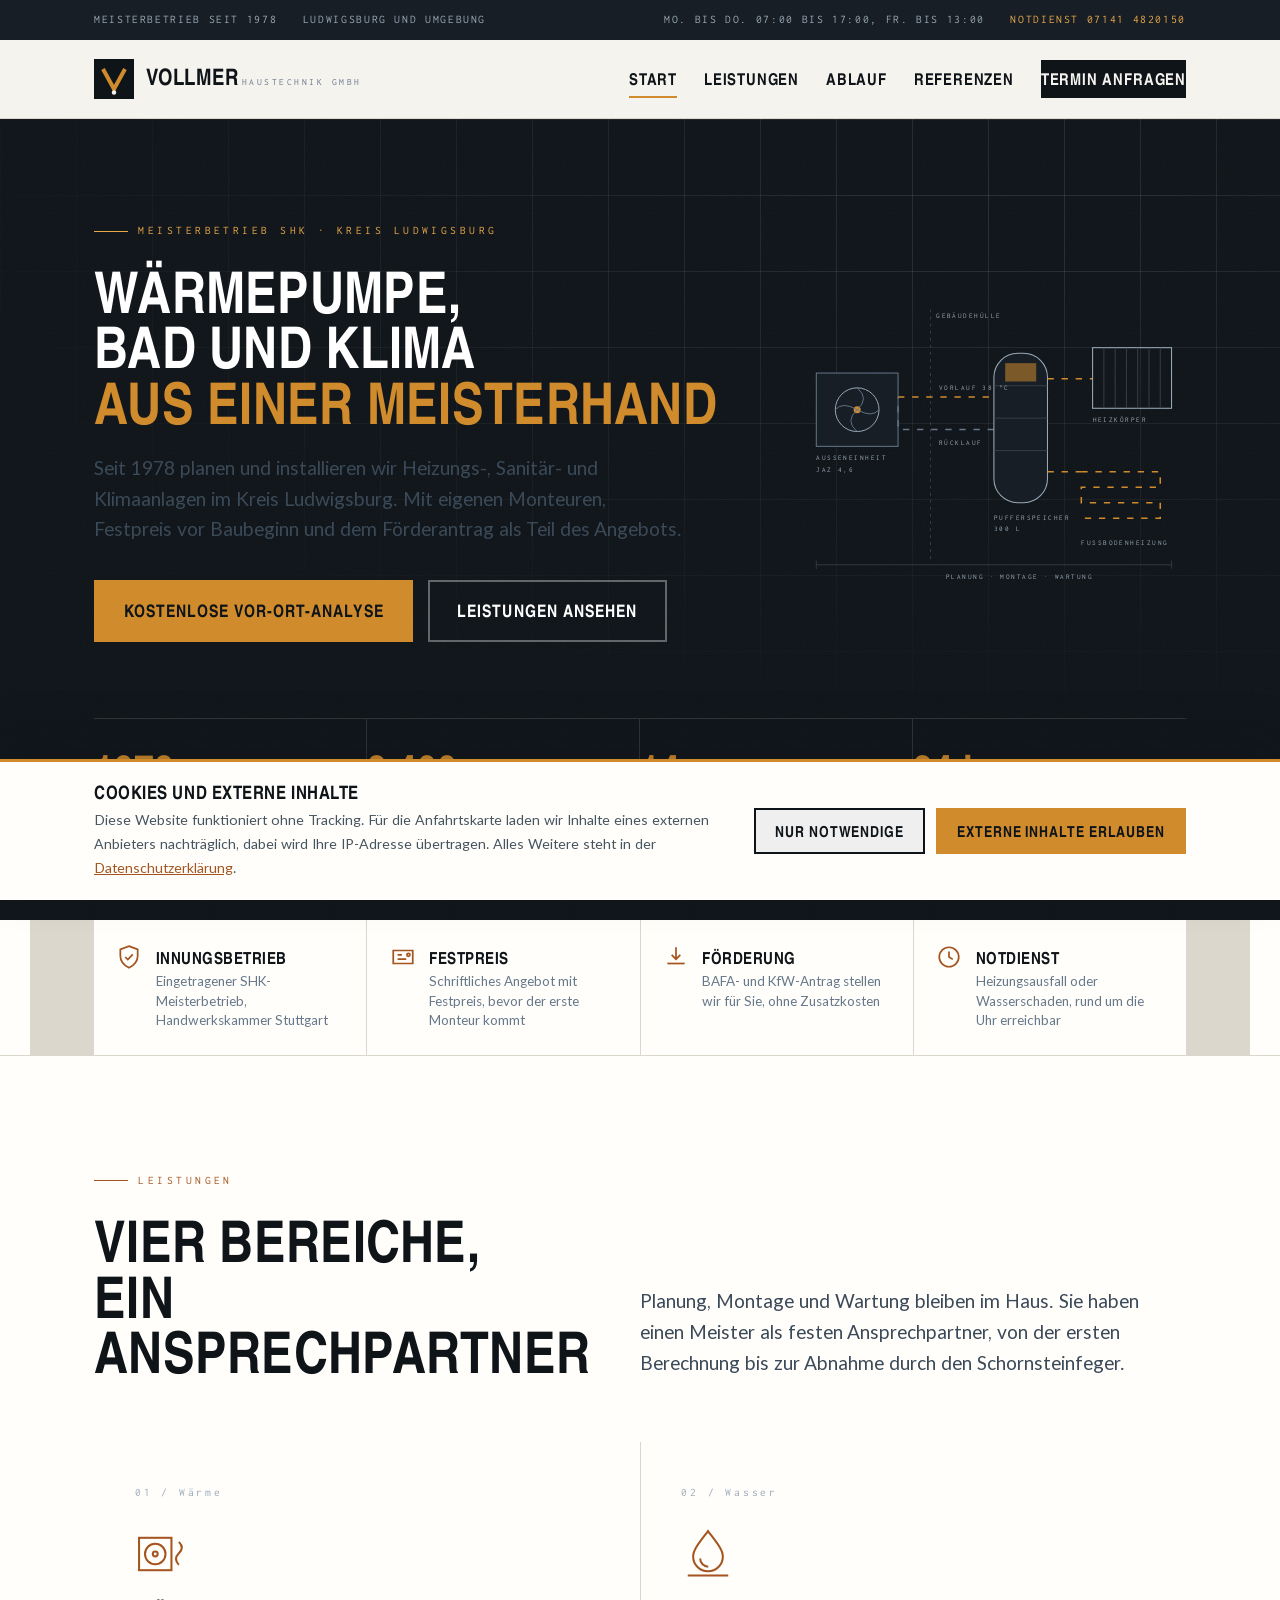
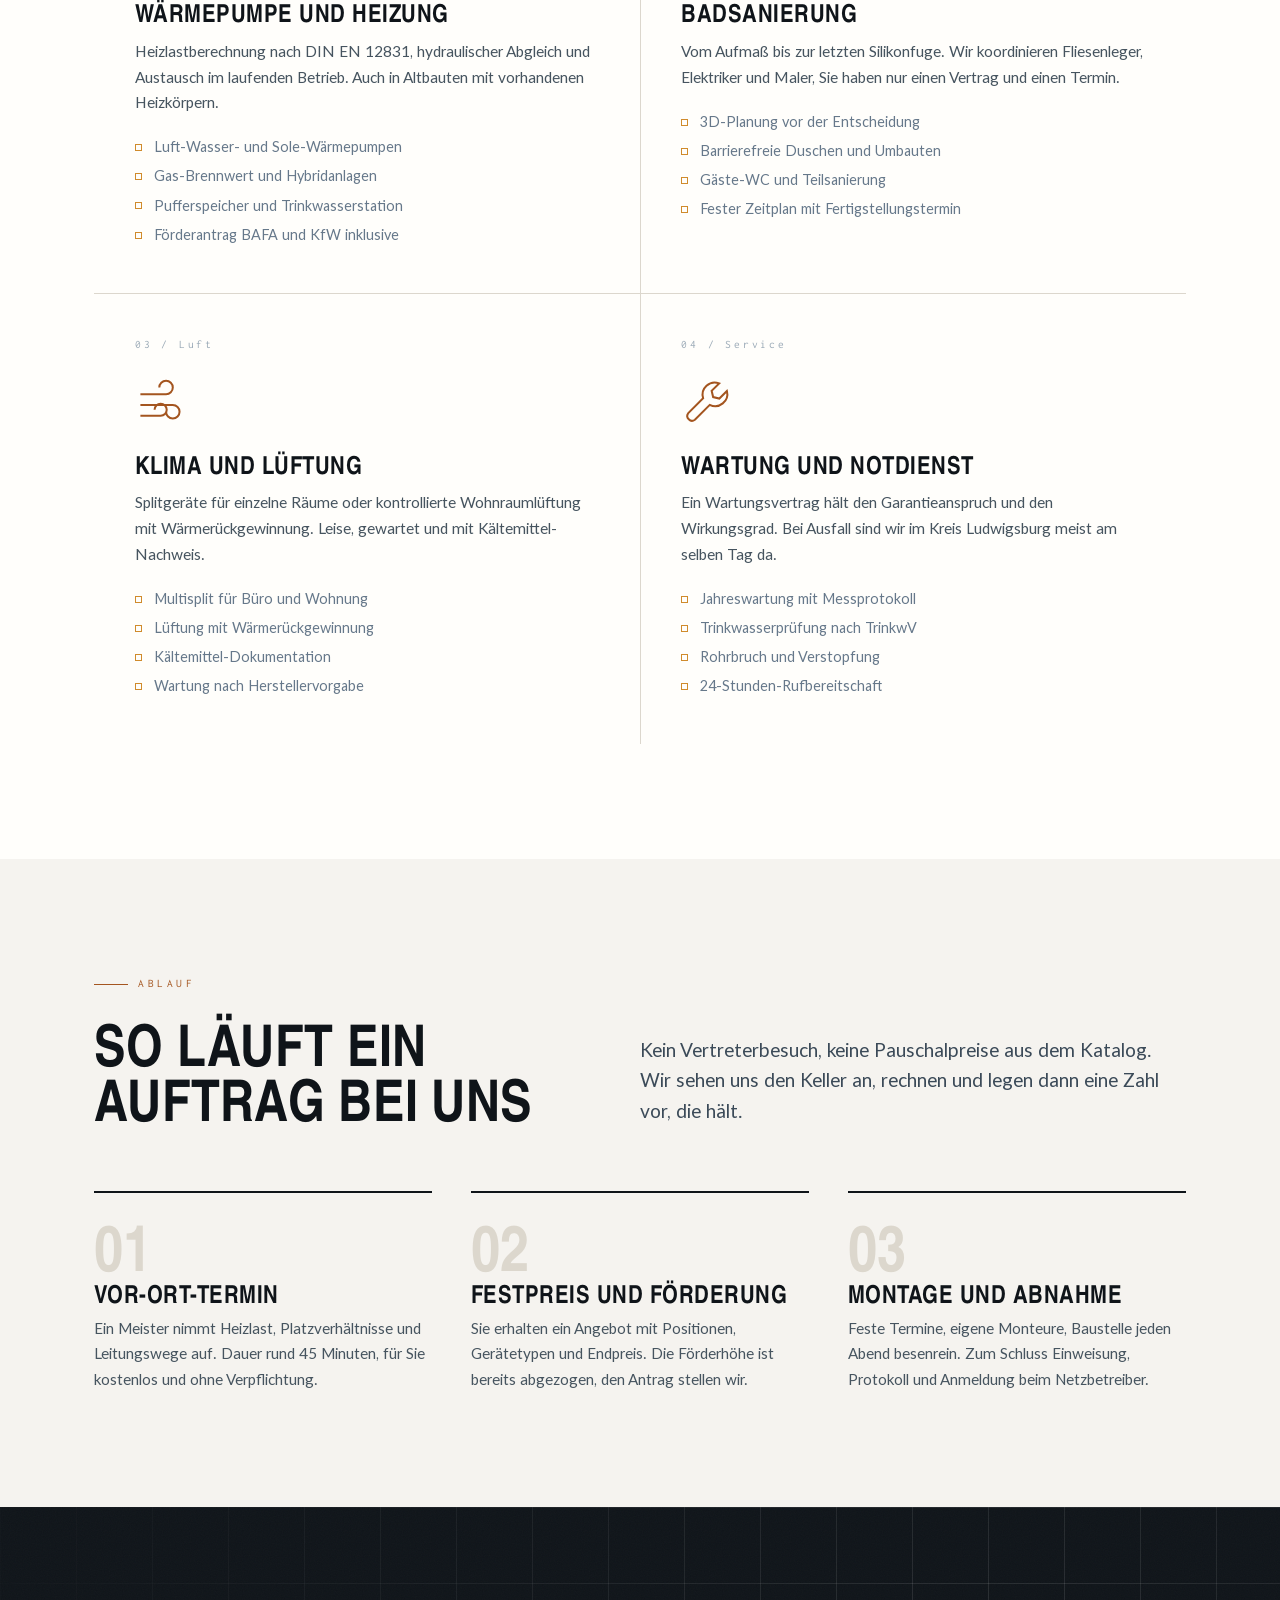
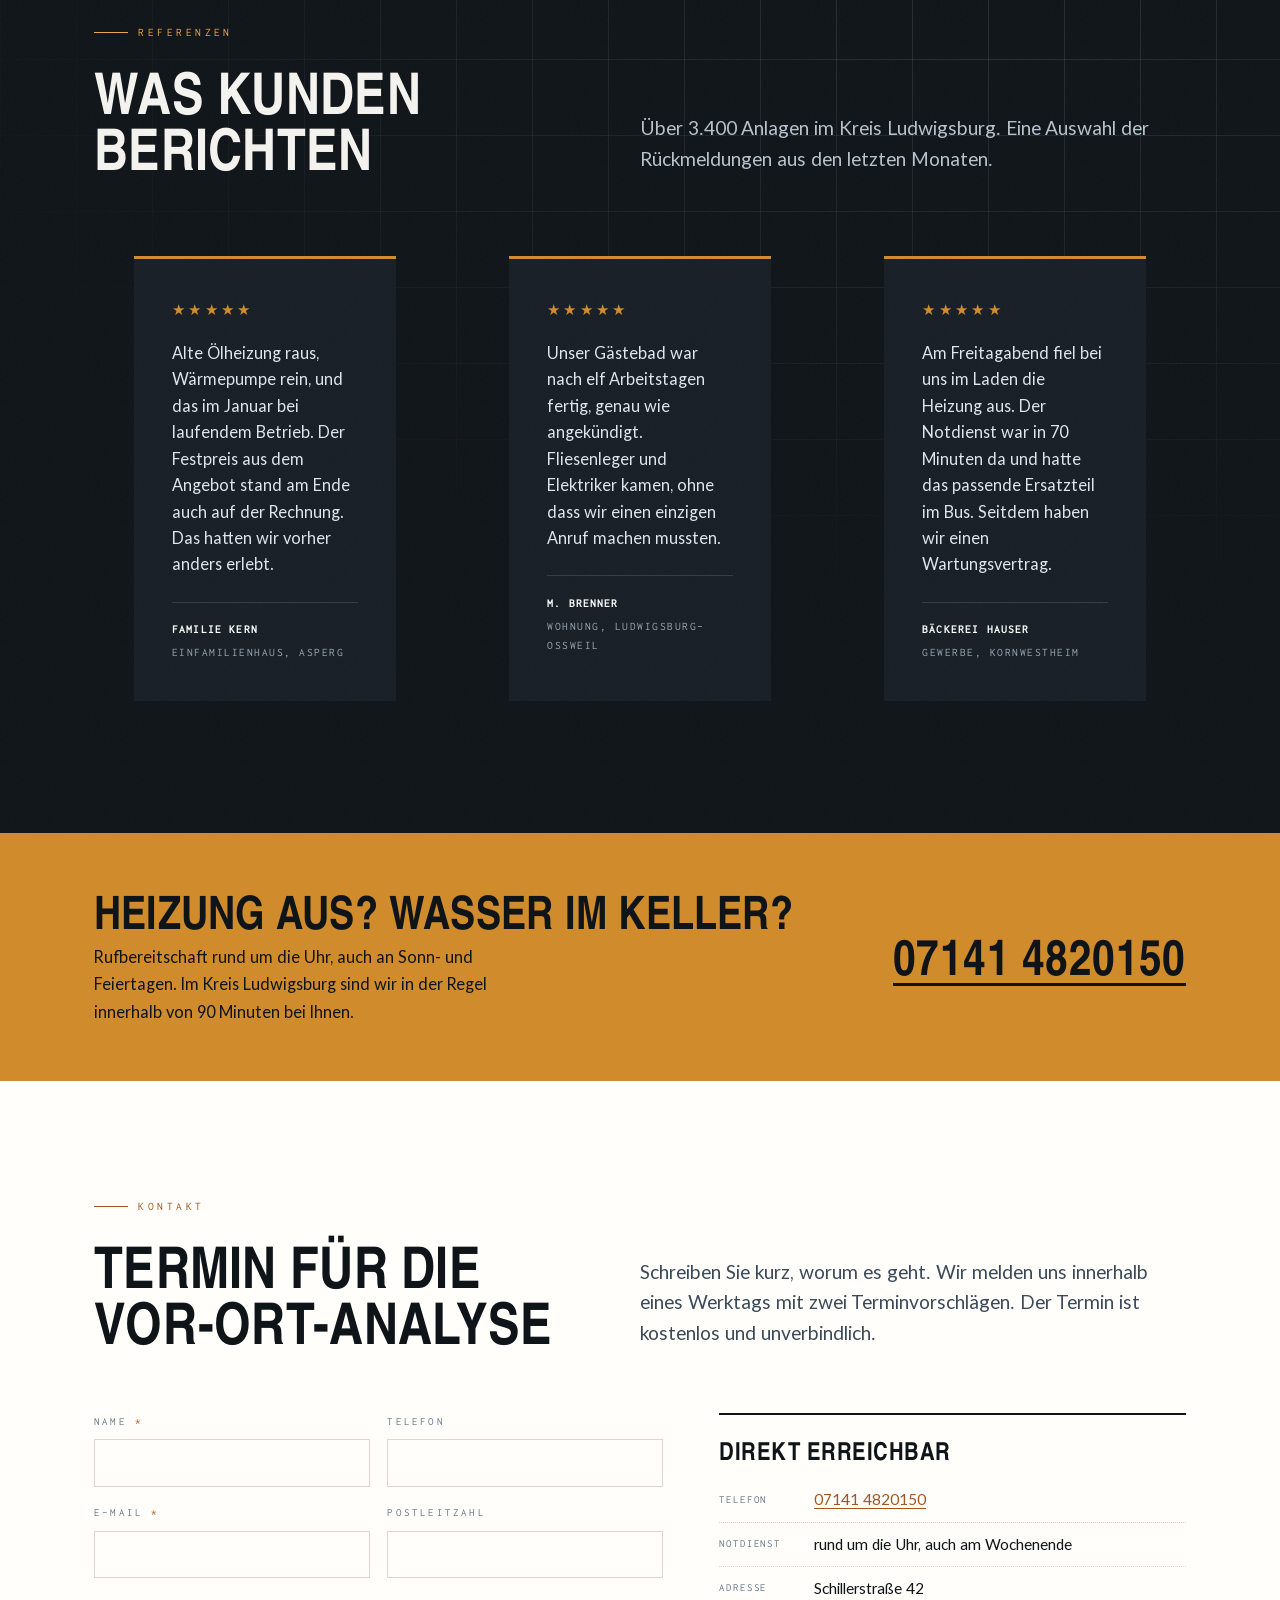
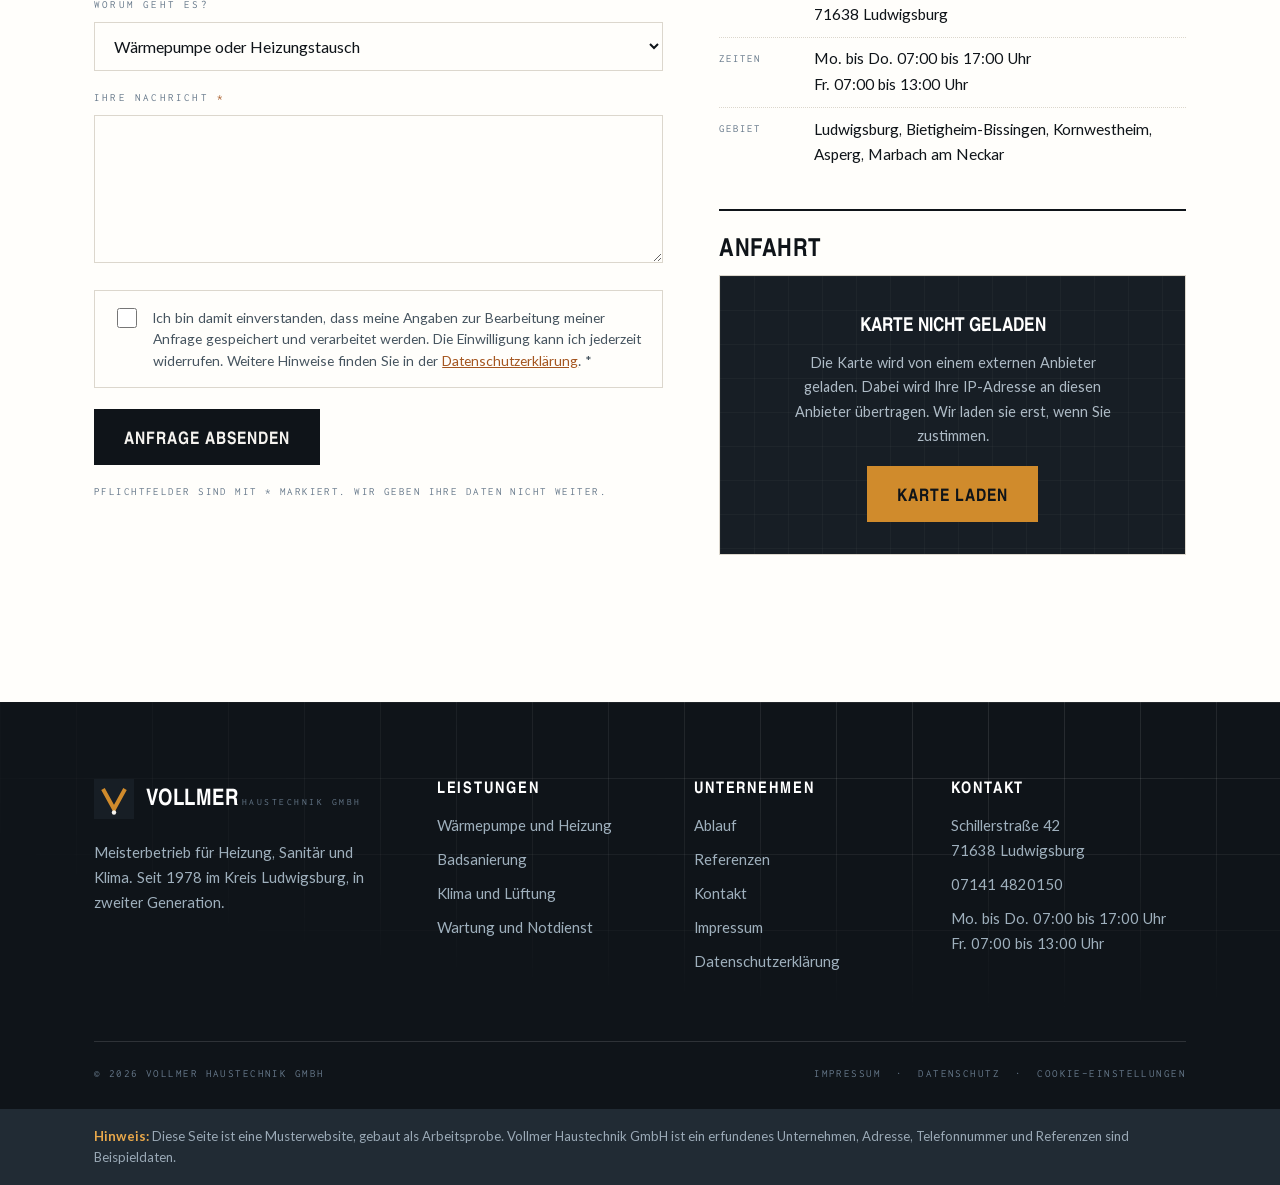
<file: index.html>
<!DOCTYPE html>
<html lang="de">
<head>
<meta charset="utf-8">
<meta name="viewport" content="width=device-width, initial-scale=1">
<title>Vollmer Haustechnik GmbH | Wärmepumpe, Bad und Klima in Ludwigsburg</title>
<meta name="description" content="Meisterbetrieb für Heizung, Sanitär und Klima im Kreis Ludwigsburg. Wärmepumpe, Badsanierung, Wartung und 24-Stunden-Notdienst. Festpreis vor Baubeginn, Förderantrag inklusive.">
<meta name="robots" content="index, follow">
<link rel="canonical" href="https://www.vollmer-haustechnik.de/">
<meta name="theme-color" content="#0f1419">

<meta property="og:type" content="website">
<meta property="og:locale" content="de_DE">
<meta property="og:site_name" content="Vollmer Haustechnik GmbH">
<meta property="og:title" content="Vollmer Haustechnik GmbH | Wärmepumpe, Bad und Klima in Ludwigsburg">
<meta property="og:description" content="Meisterbetrieb für Heizung, Sanitär und Klima im Kreis Ludwigsburg. Festpreis vor Baubeginn, Förderantrag inklusive.">
<meta property="og:url" content="https://www.vollmer-haustechnik.de/">

<link rel="preload" href="assets/fonts/heroscn-700.woff2" as="font" type="font/woff2" crossorigin>
<link rel="preload" href="assets/fonts/lato-400.woff2" as="font" type="font/woff2" crossorigin>
<link rel="stylesheet" href="assets/style.css">

<link rel="icon" href="data:image/svg+xml,%3Csvg xmlns='http://www.w3.org/2000/svg' viewBox='0 0 32 32'%3E%3Crect width='32' height='32' fill='%230f1419'/%3E%3Cpath d='M7 8l9 17 9-17' fill='none' stroke='%23d08b2c' stroke-width='3.4'/%3E%3C/svg%3E">

<script type="application/ld+json">
{
  "@context": "https://schema.org",
  "@type": "HVACBusiness",
  "name": "Vollmer Haustechnik GmbH",
  "description": "Meisterbetrieb für Heizung, Sanitär und Klima im Kreis Ludwigsburg.",
  "url": "https://www.vollmer-haustechnik.de/",
  "telephone": "+49 7141 4820150",
  "email": "info@vollmer-haustechnik.de",
  "priceRange": "€€",
  "foundingDate": "1978",
  "address": {
    "@type": "PostalAddress",
    "streetAddress": "Schillerstraße 42",
    "postalCode": "71638",
    "addressLocality": "Ludwigsburg",
    "addressRegion": "Baden-Württemberg",
    "addressCountry": "DE"
  },
  "geo": { "@type": "GeoCoordinates", "latitude": 48.8974, "longitude": 9.1916 },
  "areaServed": ["Ludwigsburg", "Bietigheim-Bissingen", "Kornwestheim", "Asperg", "Marbach am Neckar"],
  "openingHoursSpecification": [
    { "@type": "OpeningHoursSpecification", "dayOfWeek": ["Monday","Tuesday","Wednesday","Thursday"], "opens": "07:00", "closes": "17:00" },
    { "@type": "OpeningHoursSpecification", "dayOfWeek": "Friday", "opens": "07:00", "closes": "13:00" }
  ],
  "hasOfferCatalog": {
    "@type": "OfferCatalog",
    "name": "Leistungen",
    "itemListElement": [
      { "@type": "Offer", "itemOffered": { "@type": "Service", "name": "Wärmepumpe und Heizungsbau" } },
      { "@type": "Offer", "itemOffered": { "@type": "Service", "name": "Badsanierung" } },
      { "@type": "Offer", "itemOffered": { "@type": "Service", "name": "Klima und Lüftung" } },
      { "@type": "Offer", "itemOffered": { "@type": "Service", "name": "Wartung und Notdienst" } }
    ]
  }
}
</script>
</head>
<body>

<!-- ============ Servicezeile ============ -->
<div class="topbar">
  <div class="shell">
    <div class="topbar-list">
      <span>Meisterbetrieb seit 1978</span>
      <span>Ludwigsburg und Umgebung</span>
    </div>
    <div class="topbar-list">
      <span>Mo. bis Do. 07:00 bis 17:00, Fr. bis 13:00</span>
      <a href="tel:+4971414820150">Notdienst 07141 4820150</a>
    </div>
  </div>
</div>

<!-- ============ Kopfzeile ============ -->
<header class="masthead">
  <div class="shell">
    <a class="brand" href="index.html" aria-label="Vollmer Haustechnik GmbH, zur Startseite">
      <svg class="brand-mark" viewBox="0 0 40 40" aria-hidden="true">
        <rect width="40" height="40" fill="#0f1419"/>
        <path d="M9 10l11 20 11-20" fill="none" stroke="#d08b2c" stroke-width="4"/>
        <circle cx="20" cy="33.5" r="2.2" fill="#f5f3ef"/>
      </svg>
      <span>
        <span class="brand-name">Vollmer</span>
        <span class="brand-sub">Haustechnik GmbH</span>
      </span>
    </a>

    <button class="burger" type="button" aria-expanded="false" aria-controls="hauptnavigation" aria-label="Menü öffnen und schließen">
      <span></span>
    </button>

    <nav class="nav" id="hauptnavigation" aria-label="Hauptnavigation">
      <a href="index.html" aria-current="page">Start</a>
      <a href="leistungen.html">Leistungen</a>
      <a href="index.html#ablauf">Ablauf</a>
      <a href="index.html#referenzen">Referenzen</a>
      <a class="nav-cta" href="index.html#kontakt">Termin anfragen</a>
    </nav>
  </div>
</header>

<!-- ============ Bühne ============ -->
<section class="hero grid-tex grain">
  <div class="shell">
    <div class="hero-inner">
      <div>
        <p class="kicker kicker--light">Meisterbetrieb SHK &middot; Kreis Ludwigsburg</p>
        <h1>Wärmepumpe, Bad und Klima <em>aus einer Meisterhand</em></h1>
        <p class="lede">Seit 1978 planen und installieren wir Heizungs-, Sanitär- und Klimaanlagen im Kreis Ludwigsburg. Mit eigenen Monteuren, Festpreis vor Baubeginn und dem Förderantrag als Teil des Angebots.</p>
        <div class="hero-actions">
          <a class="btn btn--brass" href="#kontakt">Kostenlose Vor-Ort-Analyse</a>
          <a class="btn btn--ghost" href="leistungen.html">Leistungen ansehen</a>
        </div>
      </div>

      <div class="schema" aria-hidden="true">
        <svg viewBox="0 0 540 430" role="presentation">
          <!-- Außeneinheit -->
          <rect x="16" y="132" width="116" height="104" fill="#171e25" stroke="#66788a" stroke-width="1.4"/>
          <circle cx="74" cy="184" r="31" fill="none" stroke="#9aa9b6" stroke-width="1.4"/>
          <circle cx="74" cy="184" r="5" fill="#d08b2c"/>
          <path d="M74 184 Q92 168 74 153 M74 184 Q56 200 74 215 M74 184 Q95 196 105 184 M74 184 Q53 172 43 184"
                fill="none" stroke="#66788a" stroke-width="1.3"/>
          <text class="schema-tag" x="16" y="256">Außeneinheit</text>
          <text class="schema-tag" x="16" y="272" fill="#d08b2c">JAZ 4,6</text>

          <!-- Gebäudehülle -->
          <line x1="178" y1="42" x2="178" y2="396" stroke="#3a4753" stroke-width="1.2" stroke-dasharray="4 6"/>
          <text class="schema-tag" x="186" y="54">Gebäudehülle</text>

          <!-- Vorlauf / Rücklauf -->
          <path class="flow" d="M132 166 H268" fill="none" stroke="#d08b2c" stroke-width="2.4"/>
          <path class="flow" d="M268 212 H132 V166" fill="none" stroke="#66788a" stroke-width="2"/>

          <!-- Pufferspeicher -->
          <rect x="268" y="104" width="76" height="212" rx="34" fill="#171e25" stroke="#9aa9b6" stroke-width="1.5"/>
          <line x1="268" y1="150" x2="344" y2="150" stroke="#3a4753" stroke-width="1.1"/>
          <line x1="268" y1="196" x2="344" y2="196" stroke="#3a4753" stroke-width="1.1"/>
          <line x1="268" y1="242" x2="344" y2="242" stroke="#3a4753" stroke-width="1.1"/>
          <rect x="284" y="118" width="44" height="26" fill="#d08b2c" opacity=".55"/>
          <text class="schema-tag" x="268" y="340">Pufferspeicher</text>
          <text class="schema-tag" x="268" y="356" fill="#d08b2c">300 l</text>

          <!-- Rohrbeschriftung zuletzt, damit sie über dem Speicher liegt -->
          <text class="schema-tag" x="190" y="156" fill="#d08b2c">Vorlauf 38 °C</text>
          <text class="schema-tag" x="190" y="234">Rücklauf</text>

          <!-- Heizkörper -->
          <path class="flow" d="M344 140 H408" fill="none" stroke="#d08b2c" stroke-width="2.2"/>
          <rect x="408" y="96" width="112" height="86" fill="none" stroke="#9aa9b6" stroke-width="1.5"/>
          <path d="M424 96 V182 M440 96 V182 M456 96 V182 M472 96 V182 M488 96 V182 M504 96 V182"
                stroke="#3a4753" stroke-width="1.2"/>
          <text class="schema-tag" x="408" y="202">Heizkörper</text>

          <!-- Fußbodenheizung -->
          <path class="flow" d="M344 272 H392" fill="none" stroke="#d08b2c" stroke-width="2.2"/>
          <path class="flow" d="M392 272 h112 v22 h-112 v22 h112 v22 h-112"
                fill="none" stroke="#d08b2c" stroke-width="2.2"/>
          <text class="schema-tag" x="392" y="376">Fußbodenheizung</text>

          <!-- Maßlinie -->
          <path d="M16 404 H520" stroke="#3a4753" stroke-width="1"/>
          <path d="M16 398 V410 M520 398 V410" stroke="#3a4753" stroke-width="1"/>
          <text class="schema-tag" x="200" y="424">Planung &middot; Montage &middot; Wartung</text>
        </svg>
      </div>
    </div>

    <div class="stats">
      <div class="stat"><b>1978</b><span>gegründet</span></div>
      <div class="stat"><b>3.400+</b><span>Anlagen gebaut</span></div>
      <div class="stat"><b>14</b><span>eigene Monteure</span></div>
      <div class="stat"><b>24 h</b><span>Notdienst</span></div>
    </div>
  </div>
</section>

<!-- ============ Vertrauensleiste ============ -->
<section class="trust">
  <div class="shell">
    <div class="trust-item">
      <svg viewBox="0 0 24 24" fill="none" stroke-width="1.6" aria-hidden="true"><path d="M12 2l8 3v6c0 5-3.4 8.6-8 11-4.6-2.4-8-6-8-11V5l8-3z"/><path d="M8.5 12l2.4 2.4 4.6-4.8"/></svg>
      <div><b>Innungsbetrieb</b><small>Eingetragener SHK-Meisterbetrieb, Handwerkskammer Stuttgart</small></div>
    </div>
    <div class="trust-item">
      <svg viewBox="0 0 24 24" fill="none" stroke-width="1.6" aria-hidden="true"><path d="M3 6h18v12H3z"/><path d="M7 10h4M7 14h8"/><circle cx="17" cy="10" r="1.4"/></svg>
      <div><b>Festpreis</b><small>Schriftliches Angebot mit Festpreis, bevor der erste Monteur kommt</small></div>
    </div>
    <div class="trust-item">
      <svg viewBox="0 0 24 24" fill="none" stroke-width="1.6" aria-hidden="true"><path d="M12 3v11"/><path d="M8 10l4 4 4-4"/><path d="M4 18h16"/></svg>
      <div><b>Förderung</b><small>BAFA- und KfW-Antrag stellen wir für Sie, ohne Zusatzkosten</small></div>
    </div>
    <div class="trust-item">
      <svg viewBox="0 0 24 24" fill="none" stroke-width="1.6" aria-hidden="true"><circle cx="12" cy="12" r="9"/><path d="M12 7v5l3.5 2.2"/></svg>
      <div><b>Notdienst</b><small>Heizungsausfall oder Wasserschaden, rund um die Uhr erreichbar</small></div>
    </div>
  </div>
</section>

<!-- ============ Leistungen ============ -->
<section class="band band--paper2" id="leistungen">
  <div class="shell">
    <div class="head-split rise">
      <div>
        <p class="kicker">Leistungen</p>
        <h2>Vier Bereiche,<br>ein Ansprechpartner</h2>
      </div>
      <p class="lede">Planung, Montage und Wartung bleiben im Haus. Sie haben einen Meister als festen Ansprechpartner, von der ersten Berechnung bis zur Abnahme durch den Schornsteinfeger.</p>
    </div>

    <div class="cards">
      <article class="card rise">
        <span class="card-no">01 / Wärme</span>
        <svg class="card-icon" viewBox="0 0 40 40" fill="none" stroke-width="1.5" aria-hidden="true">
          <rect x="3" y="8" width="24" height="24"/>
          <circle cx="15" cy="20" r="7.6"/><circle cx="15" cy="20" r="1.8"/>
          <path d="M32.5 11c3 3 3 5.5 0 8.5s-3 5.5 0 8.5"/>
        </svg>
        <h3>Wärmepumpe und Heizung</h3>
        <p>Heizlastberechnung nach DIN EN 12831, hydraulischer Abgleich und Austausch im laufenden Betrieb. Auch in Altbauten mit vorhandenen Heizkörpern.</p>
        <ul>
          <li>Luft-Wasser- und Sole-Wärmepumpen</li>
          <li>Gas-Brennwert und Hybridanlagen</li>
          <li>Pufferspeicher und Trinkwasserstation</li>
          <li>Förderantrag BAFA und KfW inklusive</li>
        </ul>
      </article>

      <article class="card rise">
        <span class="card-no">02 / Wasser</span>
        <svg class="card-icon" viewBox="0 0 40 40" fill="none" stroke-width="1.5" aria-hidden="true">
          <path d="M20 3c6.6 8.7 11 13.8 11 18.8a11 11 0 01-22 0C9 16.8 13.4 11.7 20 3z"/>
          <path d="M14.2 23.4a6 6 0 006 6"/><path d="M5 36h30"/>
        </svg>
        <h3>Badsanierung</h3>
        <p>Vom Aufmaß bis zur letzten Silikonfuge. Wir koordinieren Fliesenleger, Elektriker und Maler, Sie haben nur einen Vertrag und einen Termin.</p>
        <ul>
          <li>3D-Planung vor der Entscheidung</li>
          <li>Barrierefreie Duschen und Umbauten</li>
          <li>Gäste-WC und Teilsanierung</li>
          <li>Fester Zeitplan mit Fertigstellungstermin</li>
        </ul>
      </article>

      <article class="card rise">
        <span class="card-no">03 / Luft</span>
        <svg class="card-icon" viewBox="0 0 40 40" fill="none" stroke-width="1.5" aria-hidden="true">
          <path d="M4 12h19a5 5 0 10-5-5"/>
          <path d="M4 20h24a5 5 0 11-5 5"/>
          <path d="M4 28h15a4.5 4.5 0 10-4.5-4.5"/>
        </svg>
        <h3>Klima und Lüftung</h3>
        <p>Splitgeräte für einzelne Räume oder kontrollierte Wohnraumlüftung mit Wärmerückgewinnung. Leise, gewartet und mit Kältemittel-Nachweis.</p>
        <ul>
          <li>Multisplit für Büro und Wohnung</li>
          <li>Lüftung mit Wärmerückgewinnung</li>
          <li>Kältemittel-Dokumentation</li>
          <li>Wartung nach Herstellervorgabe</li>
        </ul>
      </article>

      <article class="card rise">
        <span class="card-no">04 / Service</span>
        <svg class="card-icon" viewBox="0 0 40 40" fill="none" stroke-width="1.5" aria-hidden="true">
          <path d="M34 9.6l-5.6 5.6-4.6-1.1-1.1-4.6L28.3 4A9 9 0 0016.4 15l-11 11a3.5 3.5 0 004.9 4.9l11-11A9 9 0 0034 9.6z"/>
        </svg>
        <h3>Wartung und Notdienst</h3>
        <p>Ein Wartungsvertrag hält den Garantieanspruch und den Wirkungsgrad. Bei Ausfall sind wir im Kreis Ludwigsburg meist am selben Tag da.</p>
        <ul>
          <li>Jahreswartung mit Messprotokoll</li>
          <li>Trinkwasserprüfung nach TrinkwV</li>
          <li>Rohrbruch und Verstopfung</li>
          <li>24-Stunden-Rufbereitschaft</li>
        </ul>
      </article>
    </div>
  </div>
</section>

<!-- ============ Ablauf ============ -->
<section class="band" id="ablauf">
  <div class="shell">
    <div class="head-split rise">
      <div>
        <p class="kicker">Ablauf</p>
        <h2>So läuft ein<br>Auftrag bei uns</h2>
      </div>
      <p class="lede">Kein Vertreterbesuch, keine Pauschalpreise aus dem Katalog. Wir sehen uns den Keller an, rechnen und legen dann eine Zahl vor, die hält.</p>
    </div>

    <div class="steps">
      <div class="step rise">
        <b>01</b>
        <h3>Vor-Ort-Termin</h3>
        <p>Ein Meister nimmt Heizlast, Platzverhältnisse und Leitungswege auf. Dauer rund 45 Minuten, für Sie kostenlos und ohne Verpflichtung.</p>
      </div>
      <div class="step rise">
        <b>02</b>
        <h3>Festpreis und Förderung</h3>
        <p>Sie erhalten ein Angebot mit Positionen, Gerätetypen und Endpreis. Die Förderhöhe ist bereits abgezogen, den Antrag stellen wir.</p>
      </div>
      <div class="step rise">
        <b>03</b>
        <h3>Montage und Abnahme</h3>
        <p>Feste Termine, eigene Monteure, Baustelle jeden Abend besenrein. Zum Schluss Einweisung, Protokoll und Anmeldung beim Netzbetreiber.</p>
      </div>
    </div>
  </div>
</section>

<!-- ============ Referenzen ============ -->
<section class="band band--dark grid-tex grain" id="referenzen">
  <div class="shell">
    <div class="head-split rise">
      <div>
        <p class="kicker kicker--light">Referenzen</p>
        <h2>Was Kunden<br>berichten</h2>
      </div>
      <p class="lede">Über 3.400 Anlagen im Kreis Ludwigsburg. Eine Auswahl der Rückmeldungen aus den letzten Monaten.</p>
    </div>

    <div class="quotes">
      <blockquote class="quote rise">
        <div class="stars" aria-label="Fünf von fünf Sternen">&#9733;&#9733;&#9733;&#9733;&#9733;</div>
        <p>Alte Ölheizung raus, Wärmepumpe rein, und das im Januar bei laufendem Betrieb. Der Festpreis aus dem Angebot stand am Ende auch auf der Rechnung. Das hatten wir vorher anders erlebt.</p>
        <footer><b>Familie Kern</b>Einfamilienhaus, Asperg</footer>
      </blockquote>

      <blockquote class="quote rise">
        <div class="stars" aria-label="Fünf von fünf Sternen">&#9733;&#9733;&#9733;&#9733;&#9733;</div>
        <p>Unser Gästebad war nach elf Arbeitstagen fertig, genau wie angekündigt. Fliesenleger und Elektriker kamen, ohne dass wir einen einzigen Anruf machen mussten.</p>
        <footer><b>M. Brenner</b>Wohnung, Ludwigsburg-Oßweil</footer>
      </blockquote>

      <blockquote class="quote rise">
        <div class="stars" aria-label="Fünf von fünf Sternen">&#9733;&#9733;&#9733;&#9733;&#9733;</div>
        <p>Am Freitagabend fiel bei uns im Laden die Heizung aus. Der Notdienst war in 70 Minuten da und hatte das passende Ersatzteil im Bus. Seitdem haben wir einen Wartungsvertrag.</p>
        <footer><b>Bäckerei Hauser</b>Gewerbe, Kornwestheim</footer>
      </blockquote>
    </div>
  </div>
</section>

<!-- ============ Notdienst ============ -->
<section class="alarm">
  <div class="shell">
    <div>
      <h2>Heizung aus? Wasser im Keller?</h2>
      <p>Rufbereitschaft rund um die Uhr, auch an Sonn- und Feiertagen. Im Kreis Ludwigsburg sind wir in der Regel innerhalb von 90 Minuten bei Ihnen.</p>
    </div>
    <a class="alarm-no" href="tel:+4971414820150">07141 4820150</a>
  </div>
</section>

<!-- ============ Kontakt ============ -->
<section class="band band--paper2" id="kontakt">
  <div class="shell">
    <div class="head-split rise">
      <div>
        <p class="kicker">Kontakt</p>
        <h2>Termin für die<br>Vor-Ort-Analyse</h2>
      </div>
      <p class="lede">Schreiben Sie kurz, worum es geht. Wir melden uns innerhalb eines Werktags mit zwei Terminvorschlägen. Der Termin ist kostenlos und unverbindlich.</p>
    </div>

    <div class="contact-grid">
      <form id="kontaktformular" novalidate>
        <div class="form-ok" role="status">
          <b>Vielen Dank, Ihre Anfrage ist eingegangen.</b><br>
          Wir melden uns innerhalb eines Werktags telefonisch bei Ihnen. Bei einem Notfall erreichen Sie uns sofort unter 07141 4820150.
        </div>

        <div class="form-fields">
          <div class="form-row">
            <div class="field">
              <label for="f-name">Name <span class="req">*</span></label>
              <input id="f-name" name="name" type="text" autocomplete="name" data-pflicht>
              <span class="err">Bitte tragen Sie Ihren Namen ein.</span>
            </div>
            <div class="field">
              <label for="f-tel">Telefon</label>
              <input id="f-tel" name="telefon" type="tel" autocomplete="tel">
            </div>
          </div>

          <div class="form-row">
            <div class="field">
              <label for="f-mail">E-Mail <span class="req">*</span></label>
              <input id="f-mail" name="email" type="email" autocomplete="email" data-pflicht>
              <span class="err">Bitte prüfen Sie die E-Mail-Adresse.</span>
            </div>
            <div class="field">
              <label for="f-plz">Postleitzahl</label>
              <input id="f-plz" name="plz" type="text" inputmode="numeric" autocomplete="postal-code">
            </div>
          </div>

          <div class="field">
            <label for="f-thema">Worum geht es?</label>
            <select id="f-thema" name="thema">
              <option>Wärmepumpe oder Heizungstausch</option>
              <option>Badsanierung</option>
              <option>Klima oder Lüftung</option>
              <option>Wartung oder Wartungsvertrag</option>
              <option>Etwas anderes</option>
            </select>
          </div>

          <div class="field">
            <label for="f-text">Ihre Nachricht <span class="req">*</span></label>
            <textarea id="f-text" name="nachricht" data-pflicht></textarea>
            <span class="err">Bitte beschreiben Sie Ihr Anliegen kurz.</span>
          </div>

          <div class="consent">
            <input id="f-dsgvo" name="einwilligung" type="checkbox" data-pflicht>
            <label for="f-dsgvo">
              Ich bin damit einverstanden, dass meine Angaben zur Bearbeitung meiner Anfrage gespeichert und verarbeitet werden. Die Einwilligung kann ich jederzeit widerrufen. Weitere Hinweise finden Sie in der <a href="datenschutz.html">Datenschutzerklärung</a>. <span class="req">*</span>
              <span class="err">Ohne diese Einwilligung dürfen wir Ihre Anfrage nicht bearbeiten.</span>
            </label>
          </div>

          <button class="btn btn--ink" type="submit">Anfrage absenden</button>
          <p class="form-note">Pflichtfelder sind mit * markiert. Wir geben Ihre Daten nicht weiter.</p>
        </div>
      </form>

      <aside>
        <div class="info-block">
          <h3>Direkt erreichbar</h3>
          <ul class="info-list">
            <li><dfn>Telefon</dfn><span><a href="tel:+4971414820150">07141 4820150</a></span></li>
            <li><dfn>Notdienst</dfn><span>rund um die Uhr, auch am Wochenende</span></li>
            <li><dfn>Adresse</dfn><span>Schillerstraße 42<br>71638 Ludwigsburg</span></li>
            <li><dfn>Zeiten</dfn><span>Mo. bis Do. 07:00 bis 17:00 Uhr<br>Fr. 07:00 bis 13:00 Uhr</span></li>
            <li><dfn>Gebiet</dfn><span>Ludwigsburg, Bietigheim-Bissingen, Kornwestheim, Asperg, Marbach am Neckar</span></li>
          </ul>
        </div>

        <div class="info-block">
          <h3>Anfahrt</h3>
          <div class="map-gate">
            <div>
              <b>Karte nicht geladen</b>
              <p>Die Karte wird von einem externen Anbieter geladen. Dabei wird Ihre IP-Adresse an diesen Anbieter übertragen. Wir laden sie erst, wenn Sie zustimmen.</p>
              <p style="margin-top:1.1rem"><button class="btn btn--brass" type="button" data-map-load>Karte laden</button></p>
            </div>
          </div>
          <div class="map-live">
            <svg viewBox="0 0 640 300" role="img" aria-label="Schematische Karte mit dem Standort Schillerstraße 42 in Ludwigsburg">
              <rect width="640" height="300" fill="#e7e3da"/>
              <g stroke="#cfc8bb" stroke-width="10" fill="none">
                <path d="M-10 84h660M-10 212h660M120 -10v320M408 -10v320"/>
              </g>
              <g stroke="#f7f5f0" stroke-width="4" fill="none">
                <path d="M-10 84h660M-10 212h660M120 -10v320M408 -10v320"/>
              </g>
              <g stroke="#d8d2c6" stroke-width="5" fill="none">
                <path d="M120 148h288M264 84v128M-10 148h130M408 148h242"/>
              </g>
              <g fill="#dcd7cb">
                <rect x="150" y="104" width="86" height="28"/><rect x="292" y="102" width="92" height="32"/>
                <rect x="150" y="166" width="70" height="30"/><rect x="300" y="168" width="84" height="26"/>
                <rect x="440" y="104" width="96" height="30"/><rect x="440" y="166" width="72" height="28"/>
                <rect x="30" y="104" width="64" height="30"/><rect x="30" y="170" width="64" height="26"/>
              </g>
              <g fill="#8e9a87" opacity=".55">
                <circle cx="556" cy="240" r="46"/><circle cx="72" cy="252" r="30"/>
              </g>
              <g>
                <circle cx="264" cy="148" r="26" fill="#d08b2c" opacity=".22"/>
                <circle cx="264" cy="148" r="9" fill="#a4551f" stroke="#fffefb" stroke-width="3"/>
              </g>
              <g font-family="InconsolataLocal, monospace" font-size="13" fill="#6d665a" letter-spacing="1.4">
                <text x="286" y="142">Schillerstraße 42</text>
                <text x="286" y="160">71638 Ludwigsburg</text>
                <text x="14" y="292">Schematische Darstellung</text>
              </g>
            </svg>
            <p class="form-note">Im fertigen Projekt sitzt hier die eingebettete Karte, die erst nach dieser Zustimmung nachgeladen wird.</p>
          </div>
        </div>
      </aside>
    </div>
  </div>
</section>

<!-- ============ Fußzeile ============ -->
<footer class="foot grid-tex">
  <div class="shell" style="position:relative;z-index:2">
    <div class="foot-grid">
      <div>
        <a class="brand" href="index.html" style="text-decoration:none">
          <svg class="brand-mark" viewBox="0 0 40 40" aria-hidden="true">
            <rect width="40" height="40" fill="#171e25"/>
            <path d="M9 10l11 20 11-20" fill="none" stroke="#d08b2c" stroke-width="4"/>
            <circle cx="20" cy="33.5" r="2.2" fill="#f5f3ef"/>
          </svg>
          <span>
            <span class="brand-name">Vollmer</span>
            <span class="brand-sub">Haustechnik GmbH</span>
          </span>
        </a>
        <p style="margin-top:1.3rem;max-width:34ch">Meisterbetrieb für Heizung, Sanitär und Klima. Seit 1978 im Kreis Ludwigsburg, in zweiter Generation.</p>
      </div>

      <div>
        <h4>Leistungen</h4>
        <ul>
          <li><a href="leistungen.html#waerme">Wärmepumpe und Heizung</a></li>
          <li><a href="leistungen.html#bad">Badsanierung</a></li>
          <li><a href="leistungen.html#klima">Klima und Lüftung</a></li>
          <li><a href="leistungen.html#service">Wartung und Notdienst</a></li>
        </ul>
      </div>

      <div>
        <h4>Unternehmen</h4>
        <ul>
          <li><a href="index.html#ablauf">Ablauf</a></li>
          <li><a href="index.html#referenzen">Referenzen</a></li>
          <li><a href="index.html#kontakt">Kontakt</a></li>
          <li><a href="impressum.html">Impressum</a></li>
          <li><a href="datenschutz.html">Datenschutzerklärung</a></li>
        </ul>
      </div>

      <div>
        <h4>Kontakt</h4>
        <ul>
          <li>Schillerstraße 42<br>71638 Ludwigsburg</li>
          <li><a href="tel:+4971414820150">07141 4820150</a></li>
          <li>Mo. bis Do. 07:00 bis 17:00 Uhr<br>Fr. 07:00 bis 13:00 Uhr</li>
        </ul>
      </div>
    </div>

    <div class="foot-bottom">
      <span>&copy; 2026 Vollmer Haustechnik GmbH</span>
      <span>
        <a href="impressum.html">Impressum</a> &nbsp;&middot;&nbsp;
        <a href="datenschutz.html">Datenschutz</a> &nbsp;&middot;&nbsp;
        <a href="datenschutz.html#cookies">Cookie-Einstellungen</a>
      </span>
    </div>
  </div>
</footer>

<div class="demo-note">
  <div class="shell">
    <b>Hinweis:</b> Diese Seite ist eine Musterwebsite, gebaut als Arbeitsprobe. Vollmer Haustechnik GmbH ist ein erfundenes Unternehmen, Adresse, Telefonnummer und Referenzen sind Beispieldaten.
  </div>
</div>

<!-- ============ Cookie-Hinweis ============ -->
<div class="cookie" role="dialog" aria-label="Hinweis zu Cookies und externen Inhalten">
  <div class="shell">
    <div>
      <h4>Cookies und externe Inhalte</h4>
      <p>Diese Website funktioniert ohne Tracking. Für die Anfahrtskarte laden wir Inhalte eines externen Anbieters nachträglich, dabei wird Ihre IP-Adresse übertragen. Alles Weitere steht in der <a href="datenschutz.html">Datenschutzerklärung</a>.</p>
    </div>
    <div class="cookie-btns">
      <button class="btn btn--outline" type="button" data-consent="essential">Nur notwendige</button>
      <button class="btn btn--brass" type="button" data-consent="all">Externe Inhalte erlauben</button>
    </div>
  </div>
</div>

<script src="assets/site.js" defer></script>
</body>
</html>
</file>
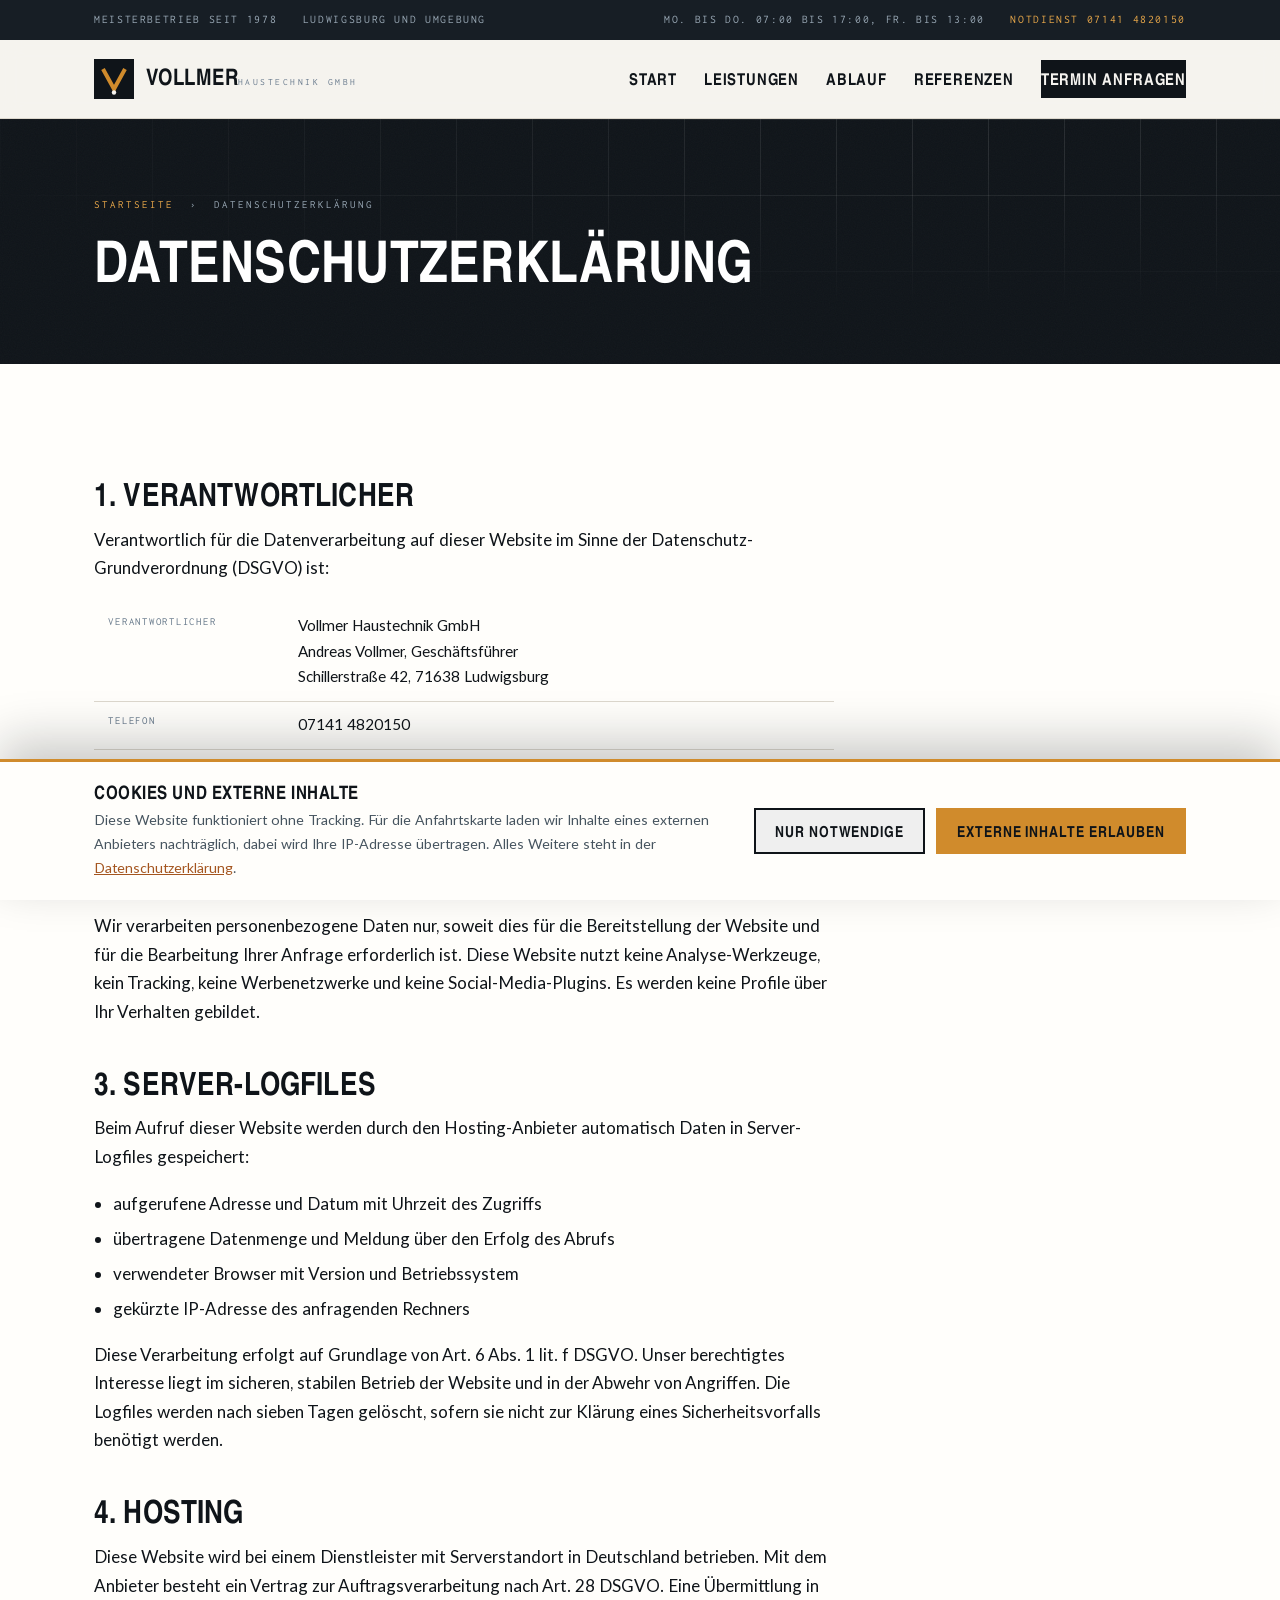
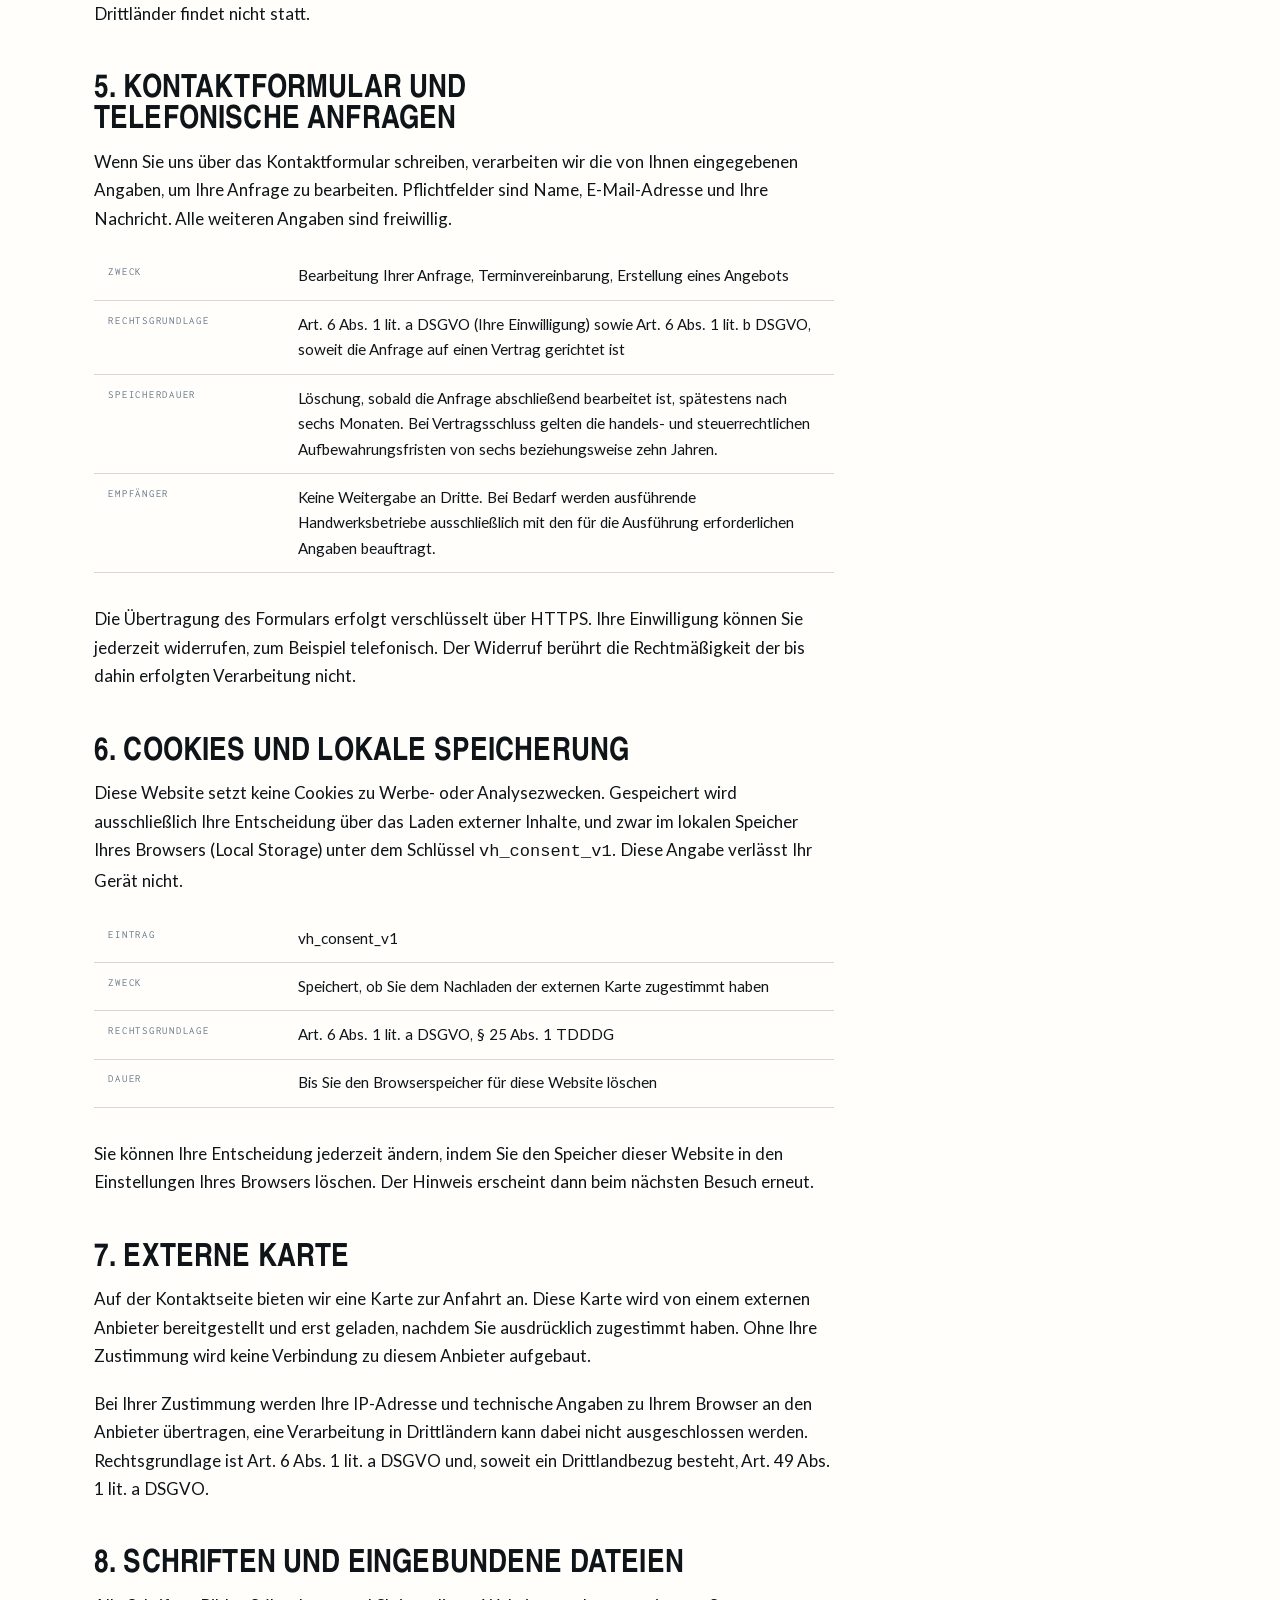
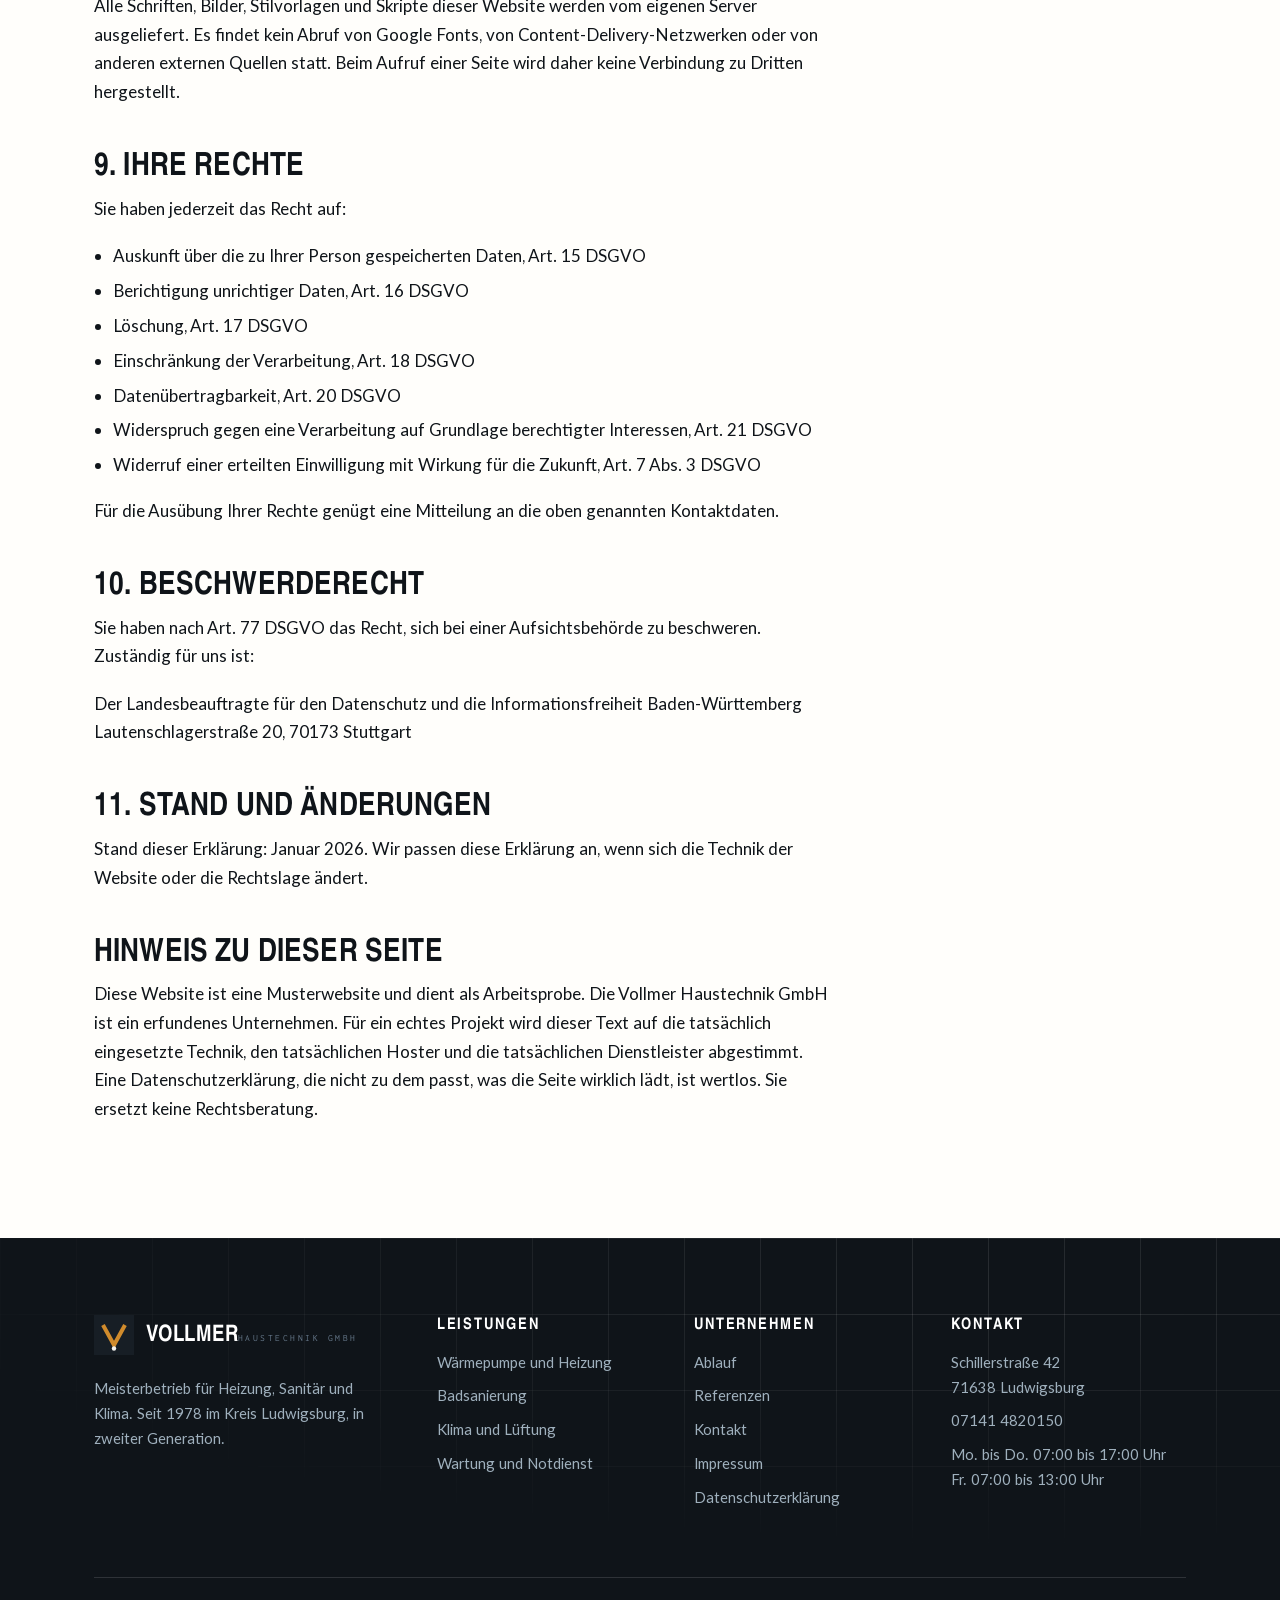
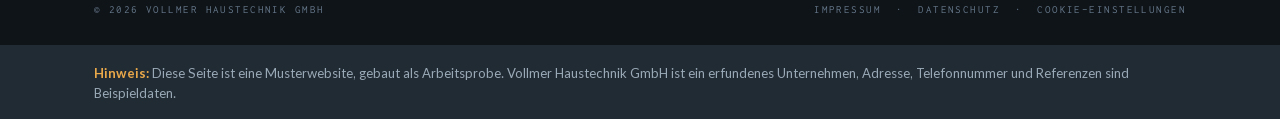
<file: datenschutz.html>
<!DOCTYPE html>
<html lang="de">
<head>
<meta charset="utf-8">
<meta name="viewport" content="width=device-width, initial-scale=1">
<title>Datenschutzerklärung | Vollmer Haustechnik GmbH</title>
<meta name="description" content="Datenschutzerklärung der Vollmer Haustechnik GmbH: Verantwortlicher, Rechtsgrundlagen, Kontaktformular, Server-Logfiles, externe Karte und Ihre Rechte nach DSGVO.">
<meta name="robots" content="noindex, follow">
<link rel="canonical" href="https://www.vollmer-haustechnik.de/datenschutz">
<meta name="theme-color" content="#0f1419">
<link rel="stylesheet" href="assets/style.css">
<link rel="icon" href="data:image/svg+xml,%3Csvg xmlns='http://www.w3.org/2000/svg' viewBox='0 0 32 32'%3E%3Crect width='32' height='32' fill='%230f1419'/%3E%3Cpath d='M7 8l9 17 9-17' fill='none' stroke='%23d08b2c' stroke-width='3.4'/%3E%3C/svg%3E">
</head>
<body>

<div class="topbar">
  <div class="shell">
    <div class="topbar-list"><span>Meisterbetrieb seit 1978</span><span>Ludwigsburg und Umgebung</span></div>
    <div class="topbar-list">
      <span>Mo. bis Do. 07:00 bis 17:00, Fr. bis 13:00</span>
      <a href="tel:+4971414820150">Notdienst 07141 4820150</a>
    </div>
  </div>
</div>

<header class="masthead">
  <div class="shell">
    <a class="brand" href="index.html" aria-label="Vollmer Haustechnik GmbH, zur Startseite">
      <svg class="brand-mark" viewBox="0 0 40 40" aria-hidden="true">
        <rect width="40" height="40" fill="#0f1419"/>
        <path d="M9 10l11 20 11-20" fill="none" stroke="#d08b2c" stroke-width="4"/>
        <circle cx="20" cy="33.5" r="2.2" fill="#f5f3ef"/>
      </svg>
      <span><span class="brand-name">Vollmer</span><span class="brand-sub">Haustechnik GmbH</span></span>
    </a>
    <button class="burger" type="button" aria-expanded="false" aria-controls="hauptnavigation" aria-label="Menü öffnen und schließen"><span></span></button>
    <nav class="nav" id="hauptnavigation" aria-label="Hauptnavigation">
      <a href="index.html">Start</a>
      <a href="leistungen.html">Leistungen</a>
      <a href="index.html#ablauf">Ablauf</a>
      <a href="index.html#referenzen">Referenzen</a>
      <a class="nav-cta" href="index.html#kontakt">Termin anfragen</a>
    </nav>
  </div>
</header>

<section class="page-head grid-tex grain">
  <div class="shell">
    <p class="crumbs"><a href="index.html">Startseite</a> &nbsp;&rsaquo;&nbsp; Datenschutzerklärung</p>
    <h1>Datenschutz&shy;erklärung</h1>
  </div>
</section>

<section class="band band--paper2">
  <div class="shell">
    <div class="prose">
      <h2>1. Verantwortlicher</h2>
      <p>Verantwortlich für die Datenverarbeitung auf dieser Website im Sinne der Datenschutz-Grundverordnung (DSGVO) ist:</p>
      <table class="meta-table">
        <tr><th scope="row">Verantwortlicher</th><td>Vollmer Haustechnik GmbH<br>Andreas Vollmer, Geschäftsführer<br>Schillerstraße 42, 71638 Ludwigsburg</td></tr>
        <tr><th scope="row">Telefon</th><td>07141 4820150</td></tr>
        <tr><th scope="row">Datenschutzbeauftragter</th><td>Für diesen Betrieb besteht keine Pflicht zur Benennung eines Datenschutzbeauftragten. Anfragen richten Sie bitte an die Geschäftsführung.</td></tr>
      </table>

      <h2>2. Grundsatz</h2>
      <p>Wir verarbeiten personenbezogene Daten nur, soweit dies für die Bereitstellung der Website und für die Bearbeitung Ihrer Anfrage erforderlich ist. Diese Website nutzt keine Analyse-Werkzeuge, kein Tracking, keine Werbenetzwerke und keine Social-Media-Plugins. Es werden keine Profile über Ihr Verhalten gebildet.</p>

      <h2>3. Server-Logfiles</h2>
      <p>Beim Aufruf dieser Website werden durch den Hosting-Anbieter automatisch Daten in Server-Logfiles gespeichert:</p>
      <ul>
        <li>aufgerufene Adresse und Datum mit Uhrzeit des Zugriffs</li>
        <li>übertragene Datenmenge und Meldung über den Erfolg des Abrufs</li>
        <li>verwendeter Browser mit Version und Betriebssystem</li>
        <li>gekürzte IP-Adresse des anfragenden Rechners</li>
      </ul>
      <p>Diese Verarbeitung erfolgt auf Grundlage von Art. 6 Abs. 1 lit. f DSGVO. Unser berechtigtes Interesse liegt im sicheren, stabilen Betrieb der Website und in der Abwehr von Angriffen. Die Logfiles werden nach sieben Tagen gelöscht, sofern sie nicht zur Klärung eines Sicherheitsvorfalls benötigt werden.</p>

      <h2>4. Hosting</h2>
      <p>Diese Website wird bei einem Dienstleister mit Serverstandort in Deutschland betrieben. Mit dem Anbieter besteht ein Vertrag zur Auftragsverarbeitung nach Art. 28 DSGVO. Eine Übermittlung in Drittländer findet nicht statt.</p>

      <h2>5. Kontaktformular und telefonische Anfragen</h2>
      <p>Wenn Sie uns über das Kontaktformular schreiben, verarbeiten wir die von Ihnen eingegebenen Angaben, um Ihre Anfrage zu bearbeiten. Pflichtfelder sind Name, E-Mail-Adresse und Ihre Nachricht. Alle weiteren Angaben sind freiwillig.</p>
      <table class="meta-table">
        <tr><th scope="row">Zweck</th><td>Bearbeitung Ihrer Anfrage, Terminvereinbarung, Erstellung eines Angebots</td></tr>
        <tr><th scope="row">Rechtsgrundlage</th><td>Art. 6 Abs. 1 lit. a DSGVO (Ihre Einwilligung) sowie Art. 6 Abs. 1 lit. b DSGVO, soweit die Anfrage auf einen Vertrag gerichtet ist</td></tr>
        <tr><th scope="row">Speicherdauer</th><td>Löschung, sobald die Anfrage abschließend bearbeitet ist, spätestens nach sechs Monaten. Bei Vertragsschluss gelten die handels- und steuerrechtlichen Aufbewahrungsfristen von sechs beziehungsweise zehn Jahren.</td></tr>
        <tr><th scope="row">Empfänger</th><td>Keine Weitergabe an Dritte. Bei Bedarf werden ausführende Handwerksbetriebe ausschließlich mit den für die Ausführung erforderlichen Angaben beauftragt.</td></tr>
      </table>
      <p>Die Übertragung des Formulars erfolgt verschlüsselt über HTTPS. Ihre Einwilligung können Sie jederzeit widerrufen, zum Beispiel telefonisch. Der Widerruf berührt die Rechtmäßigkeit der bis dahin erfolgten Verarbeitung nicht.</p>

      <h2 id="cookies">6. Cookies und lokale Speicherung</h2>
      <p>Diese Website setzt keine Cookies zu Werbe- oder Analysezwecken. Gespeichert wird ausschließlich Ihre Entscheidung über das Laden externer Inhalte, und zwar im lokalen Speicher Ihres Browsers (Local Storage) unter dem Schlüssel <code>vh_consent_v1</code>. Diese Angabe verlässt Ihr Gerät nicht.</p>
      <table class="meta-table">
        <tr><th scope="row">Eintrag</th><td>vh_consent_v1</td></tr>
        <tr><th scope="row">Zweck</th><td>Speichert, ob Sie dem Nachladen der externen Karte zugestimmt haben</td></tr>
        <tr><th scope="row">Rechtsgrundlage</th><td>Art. 6 Abs. 1 lit. a DSGVO, § 25 Abs. 1 TDDDG</td></tr>
        <tr><th scope="row">Dauer</th><td>Bis Sie den Browserspeicher für diese Website löschen</td></tr>
      </table>
      <p>Sie können Ihre Entscheidung jederzeit ändern, indem Sie den Speicher dieser Website in den Einstellungen Ihres Browsers löschen. Der Hinweis erscheint dann beim nächsten Besuch erneut.</p>

      <h2>7. Externe Karte</h2>
      <p>Auf der Kontaktseite bieten wir eine Karte zur Anfahrt an. Diese Karte wird von einem externen Anbieter bereitgestellt und erst geladen, nachdem Sie ausdrücklich zugestimmt haben. Ohne Ihre Zustimmung wird keine Verbindung zu diesem Anbieter aufgebaut.</p>
      <p>Bei Ihrer Zustimmung werden Ihre IP-Adresse und technische Angaben zu Ihrem Browser an den Anbieter übertragen, eine Verarbeitung in Drittländern kann dabei nicht ausgeschlossen werden. Rechtsgrundlage ist Art. 6 Abs. 1 lit. a DSGVO und, soweit ein Drittlandbezug besteht, Art. 49 Abs. 1 lit. a DSGVO.</p>

      <h2>8. Schriften und eingebundene Dateien</h2>
      <p>Alle Schriften, Bilder, Stilvorlagen und Skripte dieser Website werden vom eigenen Server ausgeliefert. Es findet kein Abruf von Google Fonts, von Content-Delivery-Netzwerken oder von anderen externen Quellen statt. Beim Aufruf einer Seite wird daher keine Verbindung zu Dritten hergestellt.</p>

      <h2>9. Ihre Rechte</h2>
      <p>Sie haben jederzeit das Recht auf:</p>
      <ul>
        <li>Auskunft über die zu Ihrer Person gespeicherten Daten, Art. 15 DSGVO</li>
        <li>Berichtigung unrichtiger Daten, Art. 16 DSGVO</li>
        <li>Löschung, Art. 17 DSGVO</li>
        <li>Einschränkung der Verarbeitung, Art. 18 DSGVO</li>
        <li>Datenübertragbarkeit, Art. 20 DSGVO</li>
        <li>Widerspruch gegen eine Verarbeitung auf Grundlage berechtigter Interessen, Art. 21 DSGVO</li>
        <li>Widerruf einer erteilten Einwilligung mit Wirkung für die Zukunft, Art. 7 Abs. 3 DSGVO</li>
      </ul>
      <p>Für die Ausübung Ihrer Rechte genügt eine Mitteilung an die oben genannten Kontaktdaten.</p>

      <h2>10. Beschwerderecht</h2>
      <p>Sie haben nach Art. 77 DSGVO das Recht, sich bei einer Aufsichtsbehörde zu beschweren. Zuständig für uns ist:</p>
      <p>Der Landesbeauftragte für den Datenschutz und die Informationsfreiheit Baden-Württemberg<br>
      Lautenschlagerstraße 20, 70173 Stuttgart</p>

      <h2>11. Stand und Änderungen</h2>
      <p>Stand dieser Erklärung: Januar 2026. Wir passen diese Erklärung an, wenn sich die Technik der Website oder die Rechtslage ändert.</p>

      <h2>Hinweis zu dieser Seite</h2>
      <p>Diese Website ist eine Musterwebsite und dient als Arbeitsprobe. Die Vollmer Haustechnik GmbH ist ein erfundenes Unternehmen. Für ein echtes Projekt wird dieser Text auf die tatsächlich eingesetzte Technik, den tatsächlichen Hoster und die tatsächlichen Dienstleister abgestimmt. Eine Datenschutzerklärung, die nicht zu dem passt, was die Seite wirklich lädt, ist wertlos. Sie ersetzt keine Rechtsberatung.</p>
    </div>
  </div>
</section>

<footer class="foot grid-tex">
  <div class="shell" style="position:relative;z-index:2">
    <div class="foot-grid">
      <div>
        <a class="brand" href="index.html" style="text-decoration:none">
          <svg class="brand-mark" viewBox="0 0 40 40" aria-hidden="true">
            <rect width="40" height="40" fill="#171e25"/>
            <path d="M9 10l11 20 11-20" fill="none" stroke="#d08b2c" stroke-width="4"/>
            <circle cx="20" cy="33.5" r="2.2" fill="#f5f3ef"/>
          </svg>
          <span><span class="brand-name">Vollmer</span><span class="brand-sub">Haustechnik GmbH</span></span>
        </a>
        <p style="margin-top:1.3rem;max-width:34ch">Meisterbetrieb für Heizung, Sanitär und Klima. Seit 1978 im Kreis Ludwigsburg, in zweiter Generation.</p>
      </div>
      <div>
        <h4>Leistungen</h4>
        <ul>
          <li><a href="leistungen.html#waerme">Wärmepumpe und Heizung</a></li>
          <li><a href="leistungen.html#bad">Badsanierung</a></li>
          <li><a href="leistungen.html#klima">Klima und Lüftung</a></li>
          <li><a href="leistungen.html#service">Wartung und Notdienst</a></li>
        </ul>
      </div>
      <div>
        <h4>Unternehmen</h4>
        <ul>
          <li><a href="index.html#ablauf">Ablauf</a></li>
          <li><a href="index.html#referenzen">Referenzen</a></li>
          <li><a href="index.html#kontakt">Kontakt</a></li>
          <li><a href="impressum.html">Impressum</a></li>
          <li><a href="datenschutz.html">Datenschutzerklärung</a></li>
        </ul>
      </div>
      <div>
        <h4>Kontakt</h4>
        <ul>
          <li>Schillerstraße 42<br>71638 Ludwigsburg</li>
          <li><a href="tel:+4971414820150">07141 4820150</a></li>
          <li>Mo. bis Do. 07:00 bis 17:00 Uhr<br>Fr. 07:00 bis 13:00 Uhr</li>
        </ul>
      </div>
    </div>
    <div class="foot-bottom">
      <span>&copy; 2026 Vollmer Haustechnik GmbH</span>
      <span>
        <a href="impressum.html">Impressum</a> &nbsp;&middot;&nbsp;
        <a href="datenschutz.html">Datenschutz</a> &nbsp;&middot;&nbsp;
        <a href="datenschutz.html#cookies">Cookie-Einstellungen</a>
      </span>
    </div>
  </div>
</footer>

<div class="demo-note">
  <div class="shell">
    <b>Hinweis:</b> Diese Seite ist eine Musterwebsite, gebaut als Arbeitsprobe. Vollmer Haustechnik GmbH ist ein erfundenes Unternehmen, Adresse, Telefonnummer und Referenzen sind Beispieldaten.
  </div>
</div>

<div class="cookie" role="dialog" aria-label="Hinweis zu Cookies und externen Inhalten">
  <div class="shell">
    <div>
      <h4>Cookies und externe Inhalte</h4>
      <p>Diese Website funktioniert ohne Tracking. Für die Anfahrtskarte laden wir Inhalte eines externen Anbieters nachträglich, dabei wird Ihre IP-Adresse übertragen. Alles Weitere steht in der <a href="datenschutz.html">Datenschutzerklärung</a>.</p>
    </div>
    <div class="cookie-btns">
      <button class="btn btn--outline" type="button" data-consent="essential">Nur notwendige</button>
      <button class="btn btn--brass" type="button" data-consent="all">Externe Inhalte erlauben</button>
    </div>
  </div>
</div>

<script src="assets/site.js" defer></script>
</body>
</html>
</file>
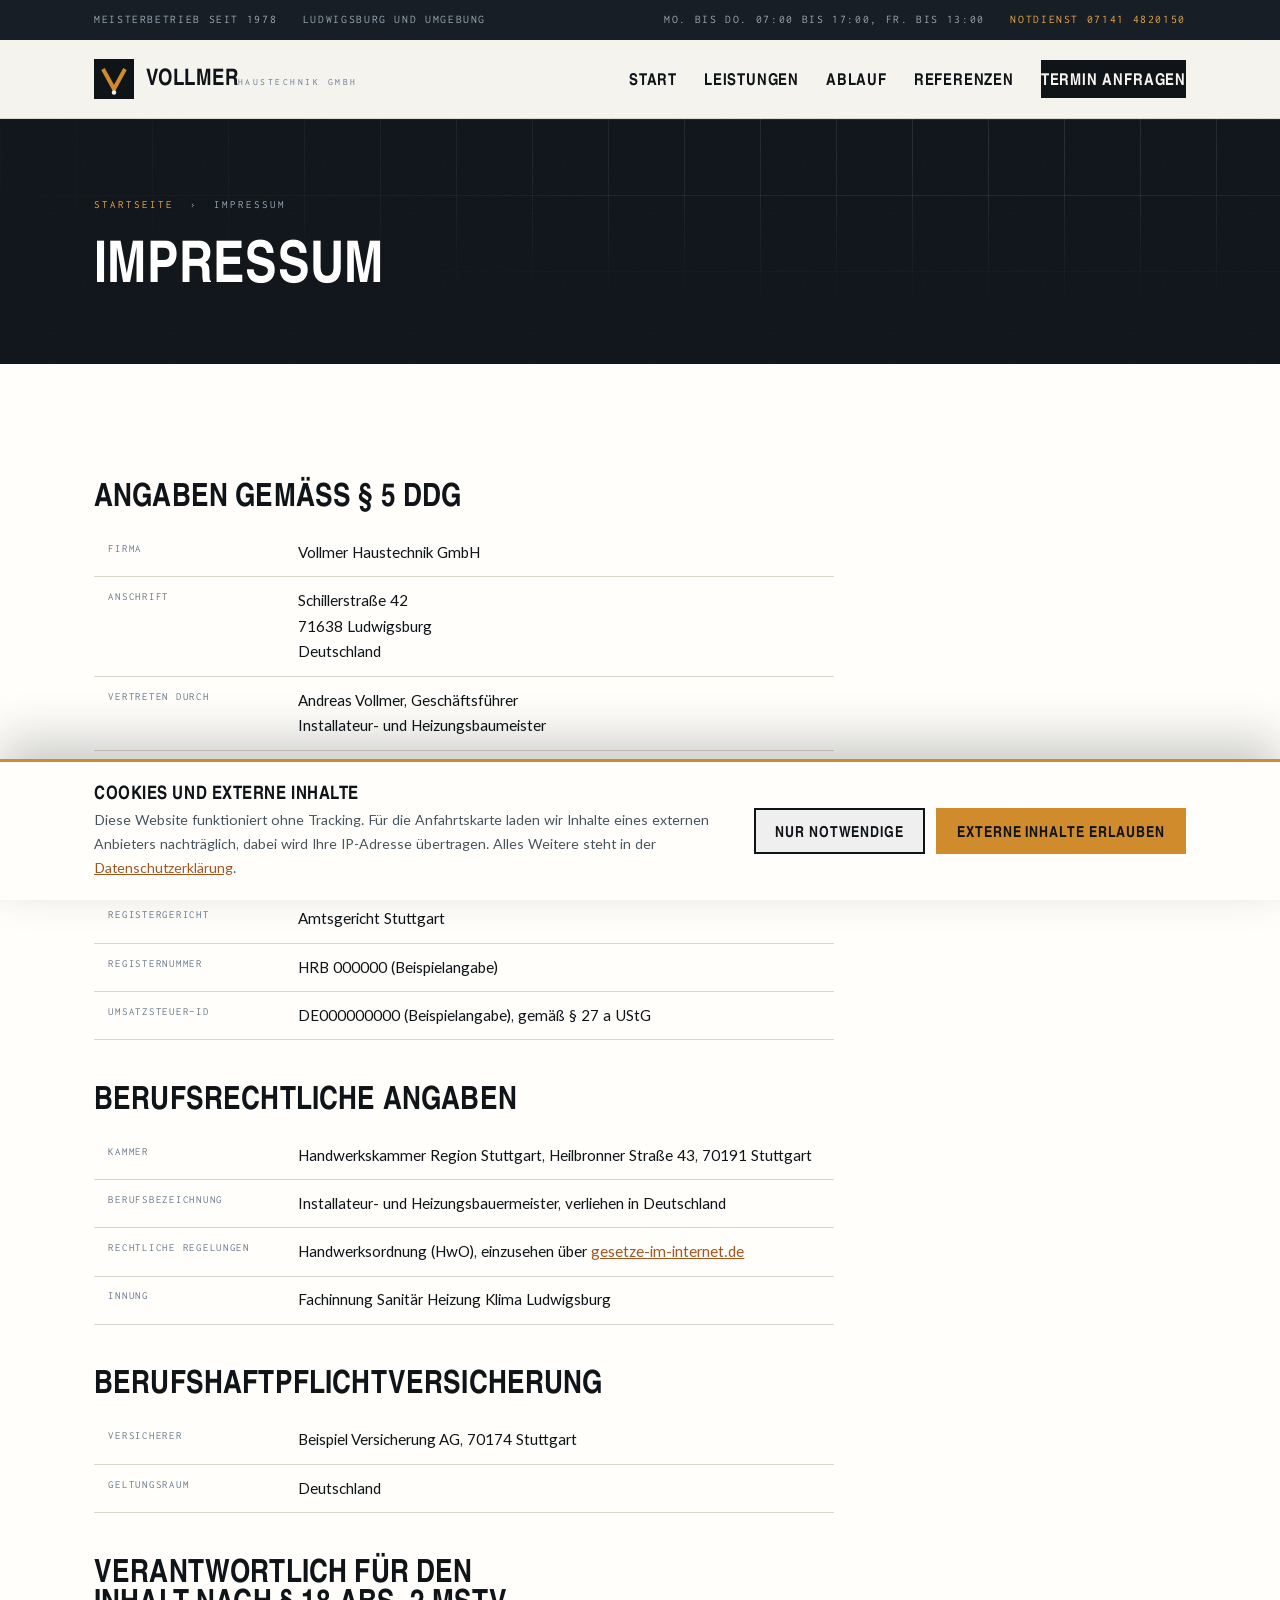
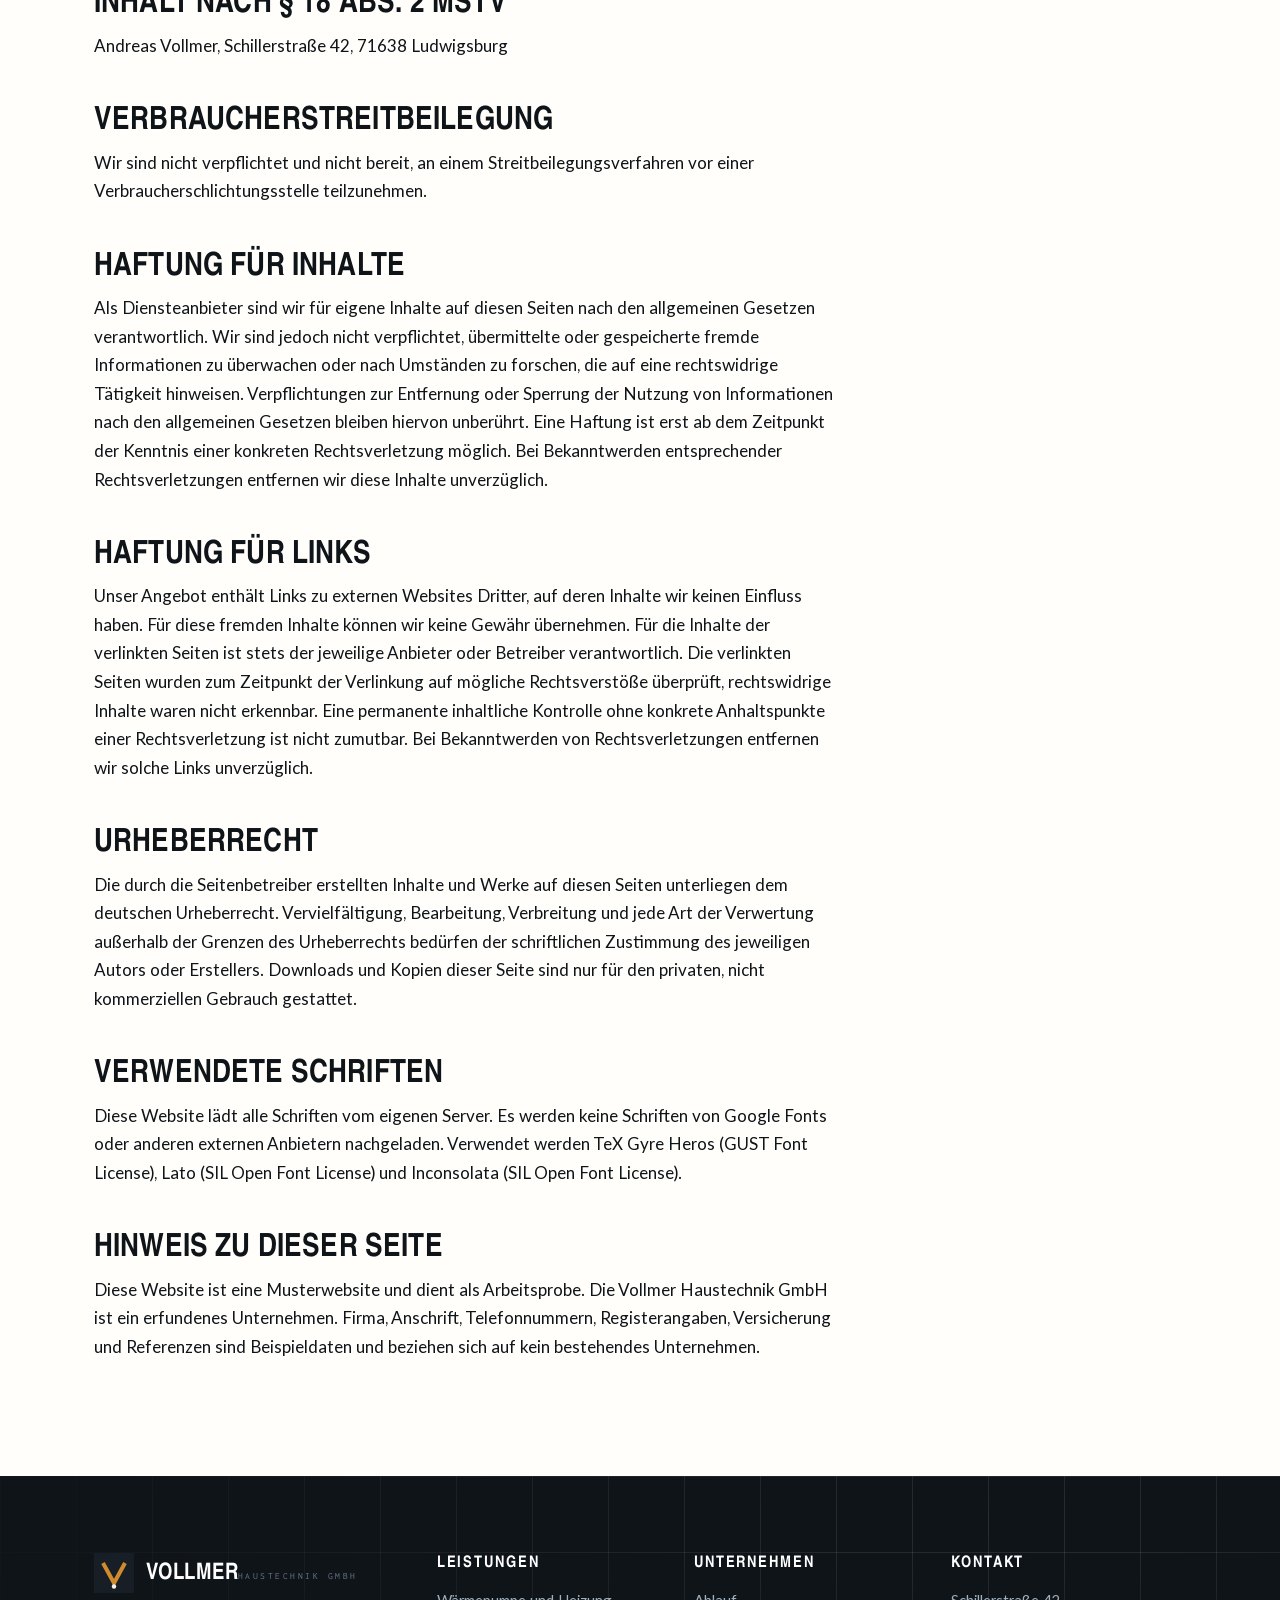
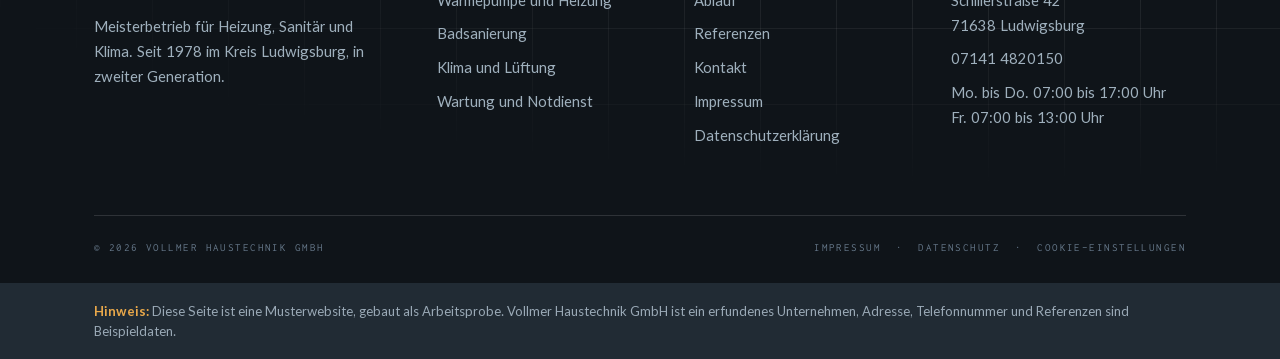
<file: impressum.html>
<!DOCTYPE html>
<html lang="de">
<head>
<meta charset="utf-8">
<meta name="viewport" content="width=device-width, initial-scale=1">
<title>Impressum | Vollmer Haustechnik GmbH</title>
<meta name="description" content="Impressum der Vollmer Haustechnik GmbH, Ludwigsburg. Angaben gemäß § 5 DDG.">
<meta name="robots" content="index, follow">
<link rel="canonical" href="https://www.vollmer-haustechnik.de/impressum">
<meta name="theme-color" content="#0f1419">
<link rel="stylesheet" href="assets/style.css">
<link rel="icon" href="data:image/svg+xml,%3Csvg xmlns='http://www.w3.org/2000/svg' viewBox='0 0 32 32'%3E%3Crect width='32' height='32' fill='%230f1419'/%3E%3Cpath d='M7 8l9 17 9-17' fill='none' stroke='%23d08b2c' stroke-width='3.4'/%3E%3C/svg%3E">
</head>
<body>

<div class="topbar">
  <div class="shell">
    <div class="topbar-list"><span>Meisterbetrieb seit 1978</span><span>Ludwigsburg und Umgebung</span></div>
    <div class="topbar-list">
      <span>Mo. bis Do. 07:00 bis 17:00, Fr. bis 13:00</span>
      <a href="tel:+4971414820150">Notdienst 07141 4820150</a>
    </div>
  </div>
</div>

<header class="masthead">
  <div class="shell">
    <a class="brand" href="index.html" aria-label="Vollmer Haustechnik GmbH, zur Startseite">
      <svg class="brand-mark" viewBox="0 0 40 40" aria-hidden="true">
        <rect width="40" height="40" fill="#0f1419"/>
        <path d="M9 10l11 20 11-20" fill="none" stroke="#d08b2c" stroke-width="4"/>
        <circle cx="20" cy="33.5" r="2.2" fill="#f5f3ef"/>
      </svg>
      <span><span class="brand-name">Vollmer</span><span class="brand-sub">Haustechnik GmbH</span></span>
    </a>
    <button class="burger" type="button" aria-expanded="false" aria-controls="hauptnavigation" aria-label="Menü öffnen und schließen"><span></span></button>
    <nav class="nav" id="hauptnavigation" aria-label="Hauptnavigation">
      <a href="index.html">Start</a>
      <a href="leistungen.html">Leistungen</a>
      <a href="index.html#ablauf">Ablauf</a>
      <a href="index.html#referenzen">Referenzen</a>
      <a class="nav-cta" href="index.html#kontakt">Termin anfragen</a>
    </nav>
  </div>
</header>

<section class="page-head grid-tex grain">
  <div class="shell">
    <p class="crumbs"><a href="index.html">Startseite</a> &nbsp;&rsaquo;&nbsp; Impressum</p>
    <h1>Impressum</h1>
  </div>
</section>

<section class="band band--paper2">
  <div class="shell">
    <div class="prose">
      <h2>Angaben gemäß § 5 DDG</h2>
      <table class="meta-table">
        <tr><th scope="row">Firma</th><td>Vollmer Haustechnik GmbH</td></tr>
        <tr><th scope="row">Anschrift</th><td>Schillerstraße 42<br>71638 Ludwigsburg<br>Deutschland</td></tr>
        <tr><th scope="row">Vertreten durch</th><td>Andreas Vollmer, Geschäftsführer<br>Installateur- und Heizungsbaumeister</td></tr>
        <tr><th scope="row">Telefon</th><td>07141 4820150</td></tr>
        <tr><th scope="row">Telefax</th><td>07141 4820159</td></tr>
        <tr><th scope="row">Kontakt</th><td>über das <a href="index.html#kontakt">Kontaktformular</a></td></tr>
        <tr><th scope="row">Registergericht</th><td>Amtsgericht Stuttgart</td></tr>
        <tr><th scope="row">Registernummer</th><td>HRB 000000 (Beispielangabe)</td></tr>
        <tr><th scope="row">Umsatzsteuer-ID</th><td>DE000000000 (Beispielangabe), gemäß § 27 a UStG</td></tr>
      </table>

      <h2>Berufsrechtliche Angaben</h2>
      <table class="meta-table">
        <tr><th scope="row">Kammer</th><td>Handwerkskammer Region Stuttgart, Heilbronner Straße 43, 70191 Stuttgart</td></tr>
        <tr><th scope="row">Berufsbezeichnung</th><td>Installateur- und Heizungsbauermeister, verliehen in Deutschland</td></tr>
        <tr><th scope="row">Rechtliche Regelungen</th><td>Handwerksordnung (HwO), einzusehen über <a href="https://www.gesetze-im-internet.de/hwo/" rel="noopener">gesetze-im-internet.de</a></td></tr>
        <tr><th scope="row">Innung</th><td>Fachinnung Sanitär Heizung Klima Ludwigsburg</td></tr>
      </table>

      <h2>Berufshaftpflichtversicherung</h2>
      <table class="meta-table">
        <tr><th scope="row">Versicherer</th><td>Beispiel Versicherung AG, 70174 Stuttgart</td></tr>
        <tr><th scope="row">Geltungsraum</th><td>Deutschland</td></tr>
      </table>

      <h2>Verantwortlich für den Inhalt nach § 18 Abs. 2 MStV</h2>
      <p>Andreas Vollmer, Schillerstraße 42, 71638 Ludwigsburg</p>

      <h2>Verbraucherstreitbeilegung</h2>
      <p>Wir sind nicht verpflichtet und nicht bereit, an einem Streitbeilegungsverfahren vor einer Verbraucherschlichtungsstelle teilzunehmen.</p>

      <h2>Haftung für Inhalte</h2>
      <p>Als Diensteanbieter sind wir für eigene Inhalte auf diesen Seiten nach den allgemeinen Gesetzen verantwortlich. Wir sind jedoch nicht verpflichtet, übermittelte oder gespeicherte fremde Informationen zu überwachen oder nach Umständen zu forschen, die auf eine rechtswidrige Tätigkeit hinweisen. Verpflichtungen zur Entfernung oder Sperrung der Nutzung von Informationen nach den allgemeinen Gesetzen bleiben hiervon unberührt. Eine Haftung ist erst ab dem Zeitpunkt der Kenntnis einer konkreten Rechtsverletzung möglich. Bei Bekanntwerden entsprechender Rechtsverletzungen entfernen wir diese Inhalte unverzüglich.</p>

      <h2>Haftung für Links</h2>
      <p>Unser Angebot enthält Links zu externen Websites Dritter, auf deren Inhalte wir keinen Einfluss haben. Für diese fremden Inhalte können wir keine Gewähr übernehmen. Für die Inhalte der verlinkten Seiten ist stets der jeweilige Anbieter oder Betreiber verantwortlich. Die verlinkten Seiten wurden zum Zeitpunkt der Verlinkung auf mögliche Rechtsverstöße überprüft, rechtswidrige Inhalte waren nicht erkennbar. Eine permanente inhaltliche Kontrolle ohne konkrete Anhaltspunkte einer Rechtsverletzung ist nicht zumutbar. Bei Bekanntwerden von Rechtsverletzungen entfernen wir solche Links unverzüglich.</p>

      <h2>Urheberrecht</h2>
      <p>Die durch die Seitenbetreiber erstellten Inhalte und Werke auf diesen Seiten unterliegen dem deutschen Urheberrecht. Vervielfältigung, Bearbeitung, Verbreitung und jede Art der Verwertung außerhalb der Grenzen des Urheberrechts bedürfen der schriftlichen Zustimmung des jeweiligen Autors oder Erstellers. Downloads und Kopien dieser Seite sind nur für den privaten, nicht kommerziellen Gebrauch gestattet.</p>

      <h2>Verwendete Schriften</h2>
      <p>Diese Website lädt alle Schriften vom eigenen Server. Es werden keine Schriften von Google Fonts oder anderen externen Anbietern nachgeladen. Verwendet werden TeX Gyre Heros (GUST Font License), Lato (SIL Open Font License) und Inconsolata (SIL Open Font License).</p>

      <h2>Hinweis zu dieser Seite</h2>
      <p>Diese Website ist eine Musterwebsite und dient als Arbeitsprobe. Die Vollmer Haustechnik GmbH ist ein erfundenes Unternehmen. Firma, Anschrift, Telefonnummern, Registerangaben, Versicherung und Referenzen sind Beispieldaten und beziehen sich auf kein bestehendes Unternehmen.</p>
    </div>
  </div>
</section>

<footer class="foot grid-tex">
  <div class="shell" style="position:relative;z-index:2">
    <div class="foot-grid">
      <div>
        <a class="brand" href="index.html" style="text-decoration:none">
          <svg class="brand-mark" viewBox="0 0 40 40" aria-hidden="true">
            <rect width="40" height="40" fill="#171e25"/>
            <path d="M9 10l11 20 11-20" fill="none" stroke="#d08b2c" stroke-width="4"/>
            <circle cx="20" cy="33.5" r="2.2" fill="#f5f3ef"/>
          </svg>
          <span><span class="brand-name">Vollmer</span><span class="brand-sub">Haustechnik GmbH</span></span>
        </a>
        <p style="margin-top:1.3rem;max-width:34ch">Meisterbetrieb für Heizung, Sanitär und Klima. Seit 1978 im Kreis Ludwigsburg, in zweiter Generation.</p>
      </div>
      <div>
        <h4>Leistungen</h4>
        <ul>
          <li><a href="leistungen.html#waerme">Wärmepumpe und Heizung</a></li>
          <li><a href="leistungen.html#bad">Badsanierung</a></li>
          <li><a href="leistungen.html#klima">Klima und Lüftung</a></li>
          <li><a href="leistungen.html#service">Wartung und Notdienst</a></li>
        </ul>
      </div>
      <div>
        <h4>Unternehmen</h4>
        <ul>
          <li><a href="index.html#ablauf">Ablauf</a></li>
          <li><a href="index.html#referenzen">Referenzen</a></li>
          <li><a href="index.html#kontakt">Kontakt</a></li>
          <li><a href="impressum.html">Impressum</a></li>
          <li><a href="datenschutz.html">Datenschutzerklärung</a></li>
        </ul>
      </div>
      <div>
        <h4>Kontakt</h4>
        <ul>
          <li>Schillerstraße 42<br>71638 Ludwigsburg</li>
          <li><a href="tel:+4971414820150">07141 4820150</a></li>
          <li>Mo. bis Do. 07:00 bis 17:00 Uhr<br>Fr. 07:00 bis 13:00 Uhr</li>
        </ul>
      </div>
    </div>
    <div class="foot-bottom">
      <span>&copy; 2026 Vollmer Haustechnik GmbH</span>
      <span>
        <a href="impressum.html">Impressum</a> &nbsp;&middot;&nbsp;
        <a href="datenschutz.html">Datenschutz</a> &nbsp;&middot;&nbsp;
        <a href="datenschutz.html#cookies">Cookie-Einstellungen</a>
      </span>
    </div>
  </div>
</footer>

<div class="demo-note">
  <div class="shell">
    <b>Hinweis:</b> Diese Seite ist eine Musterwebsite, gebaut als Arbeitsprobe. Vollmer Haustechnik GmbH ist ein erfundenes Unternehmen, Adresse, Telefonnummer und Referenzen sind Beispieldaten.
  </div>
</div>

<div class="cookie" role="dialog" aria-label="Hinweis zu Cookies und externen Inhalten">
  <div class="shell">
    <div>
      <h4>Cookies und externe Inhalte</h4>
      <p>Diese Website funktioniert ohne Tracking. Für die Anfahrtskarte laden wir Inhalte eines externen Anbieters nachträglich, dabei wird Ihre IP-Adresse übertragen. Alles Weitere steht in der <a href="datenschutz.html">Datenschutzerklärung</a>.</p>
    </div>
    <div class="cookie-btns">
      <button class="btn btn--outline" type="button" data-consent="essential">Nur notwendige</button>
      <button class="btn btn--brass" type="button" data-consent="all">Externe Inhalte erlauben</button>
    </div>
  </div>
</div>

<script src="assets/site.js" defer></script>
</body>
</html>
</file>
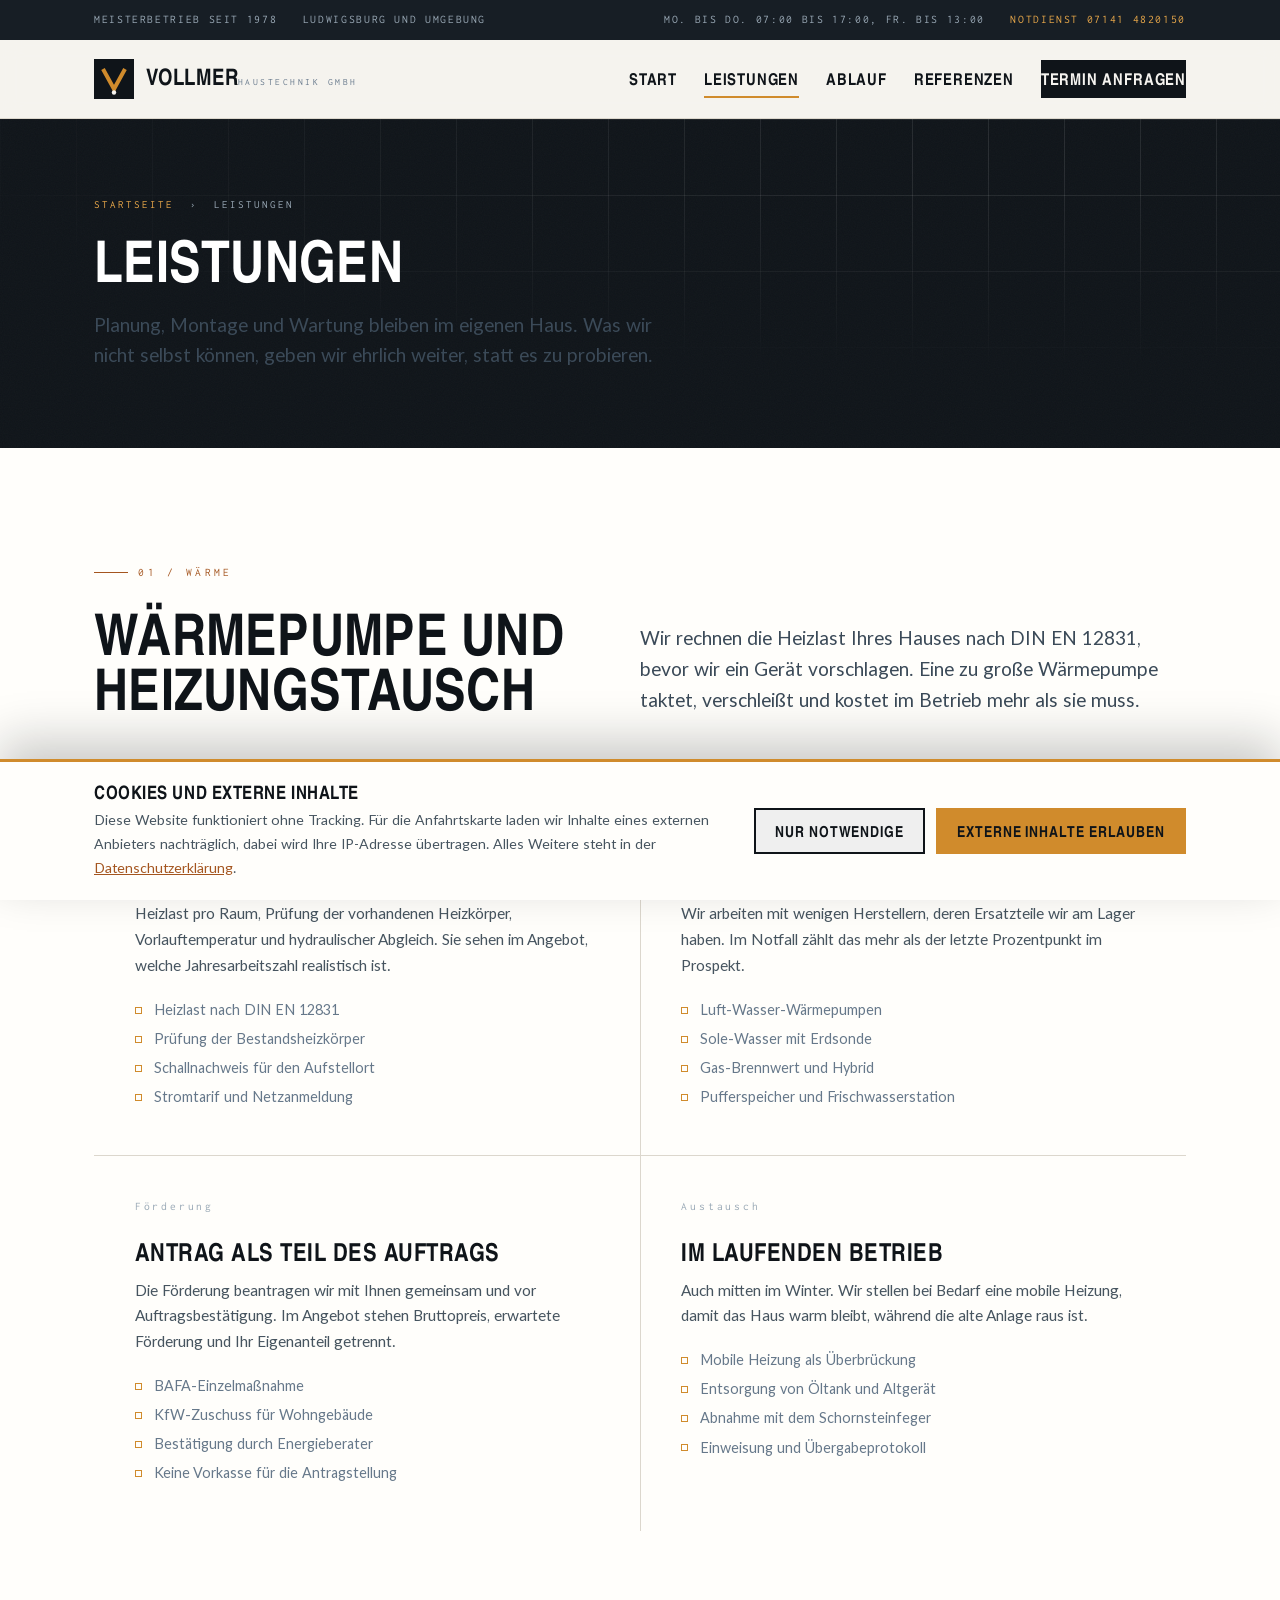
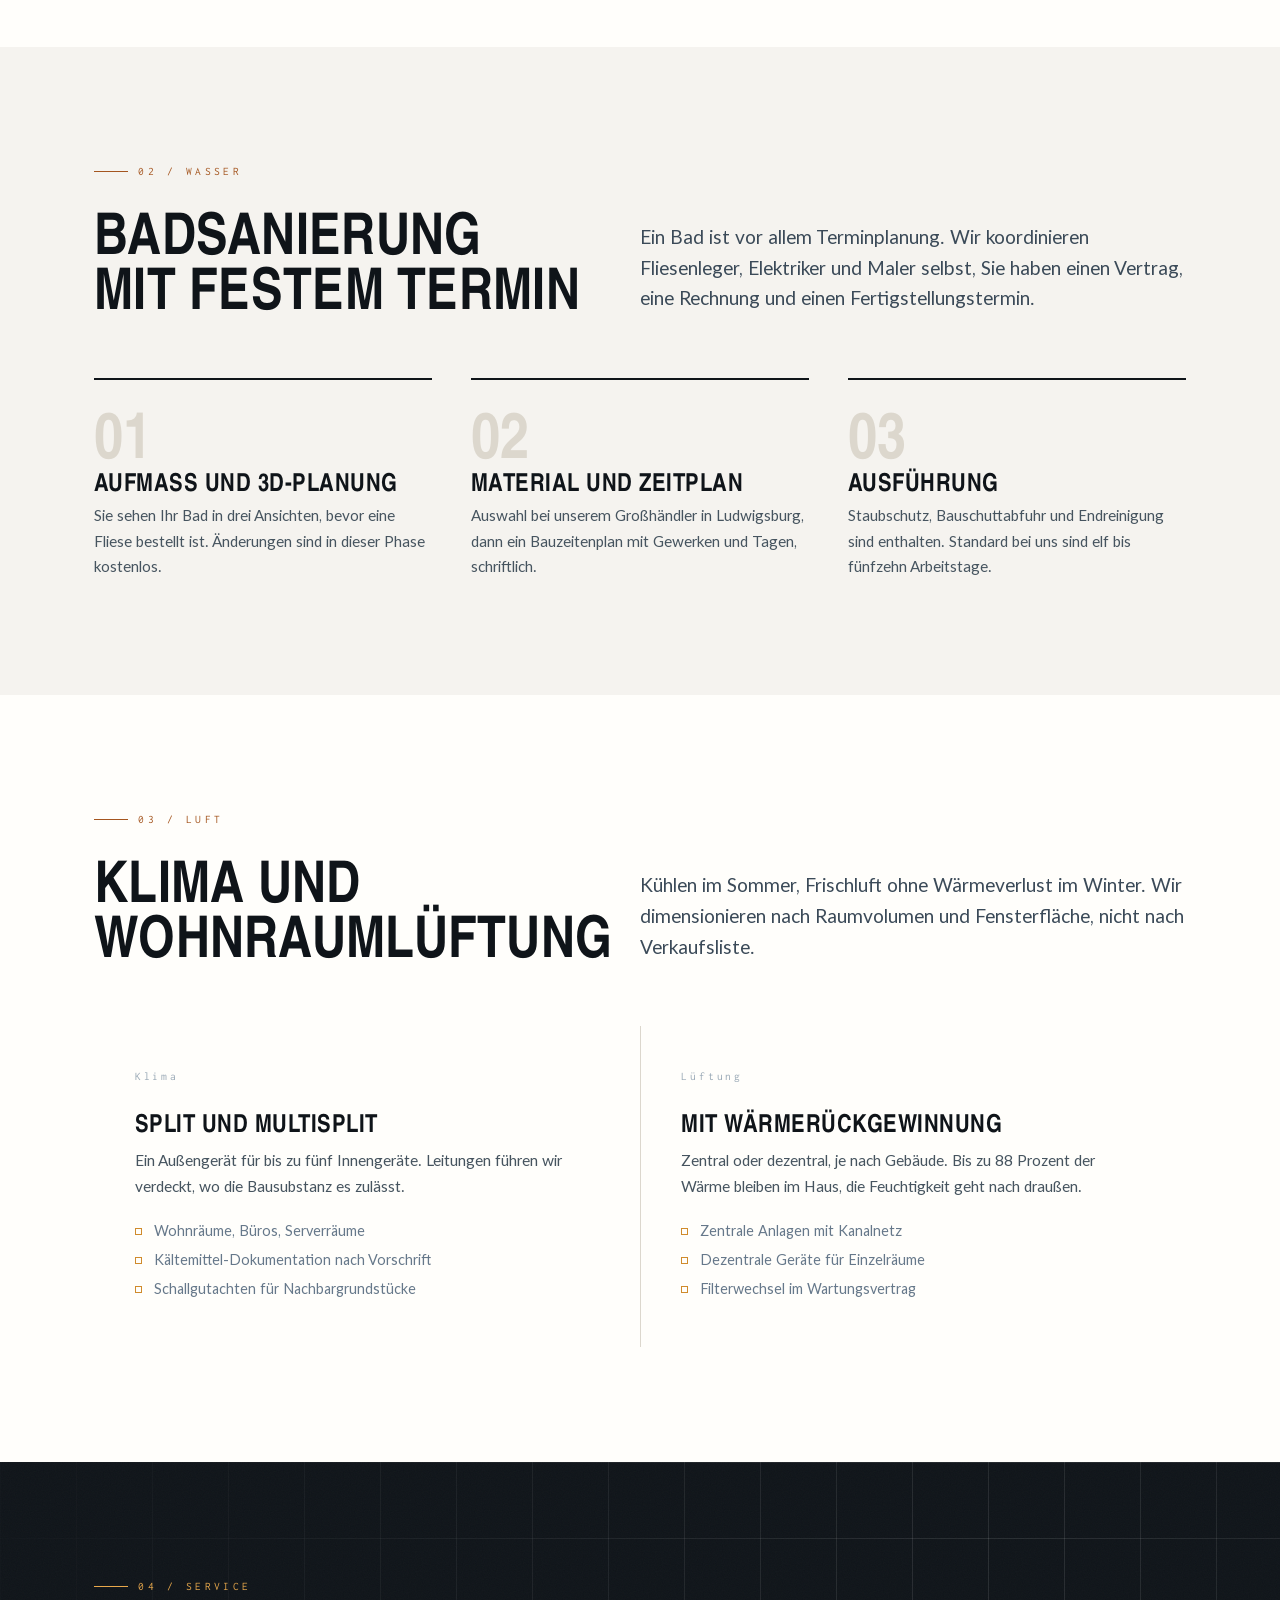
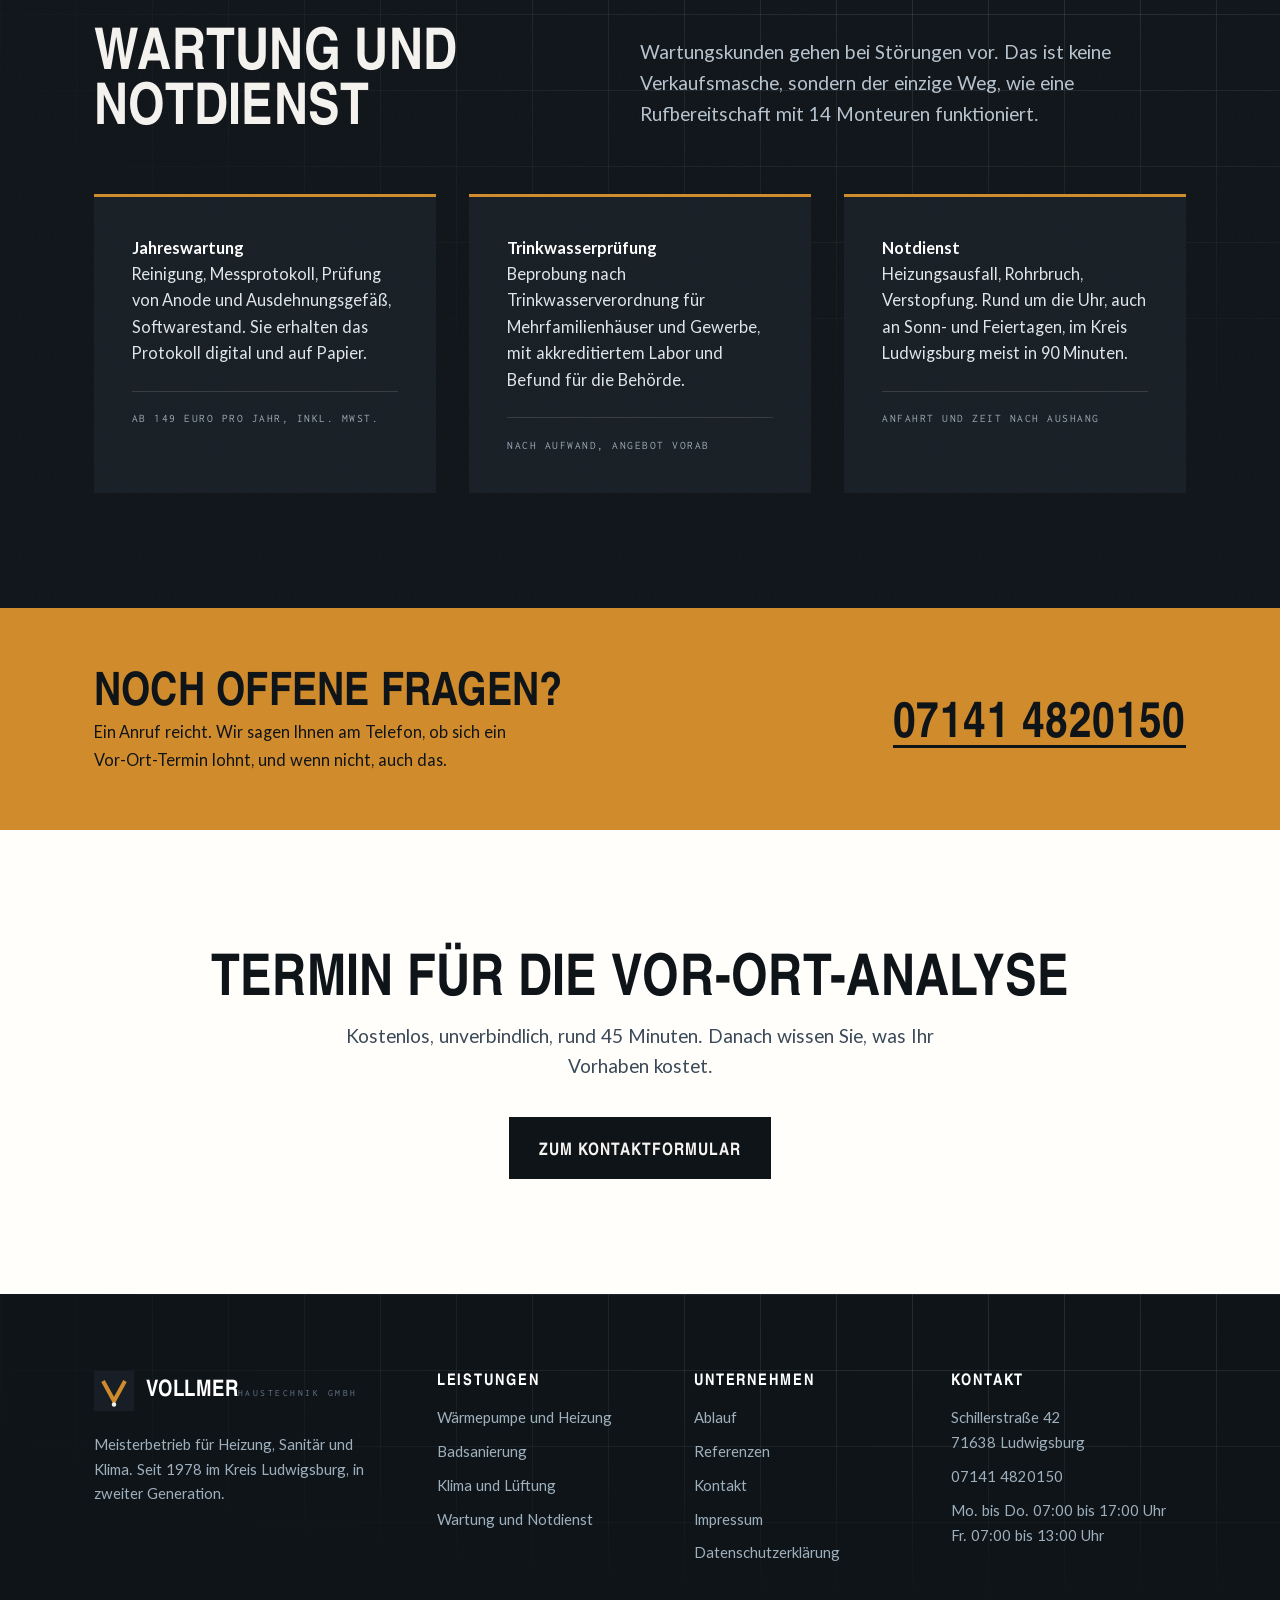
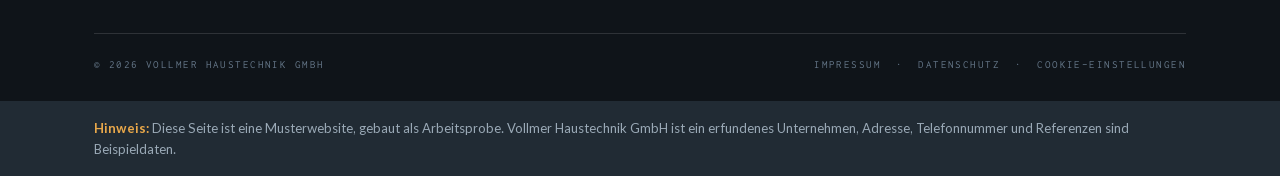
<file: leistungen.html>
<!DOCTYPE html>
<html lang="de">
<head>
<meta charset="utf-8">
<meta name="viewport" content="width=device-width, initial-scale=1">
<title>Leistungen | Vollmer Haustechnik GmbH Ludwigsburg</title>
<meta name="description" content="Wärmepumpe und Heizungstausch, Badsanierung, Klima und Lüftung, Wartung und Notdienst. Leistungen des SHK-Meisterbetriebs Vollmer Haustechnik in Ludwigsburg.">
<meta name="robots" content="index, follow">
<link rel="canonical" href="https://www.vollmer-haustechnik.de/leistungen">
<meta name="theme-color" content="#0f1419">
<meta property="og:type" content="website">
<meta property="og:locale" content="de_DE">
<meta property="og:title" content="Leistungen | Vollmer Haustechnik GmbH Ludwigsburg">
<meta property="og:description" content="Wärmepumpe, Badsanierung, Klima und Service vom Meisterbetrieb im Kreis Ludwigsburg.">
<link rel="preload" href="assets/fonts/heroscn-700.woff2" as="font" type="font/woff2" crossorigin>
<link rel="stylesheet" href="assets/style.css">
<link rel="icon" href="data:image/svg+xml,%3Csvg xmlns='http://www.w3.org/2000/svg' viewBox='0 0 32 32'%3E%3Crect width='32' height='32' fill='%230f1419'/%3E%3Cpath d='M7 8l9 17 9-17' fill='none' stroke='%23d08b2c' stroke-width='3.4'/%3E%3C/svg%3E">
<script type="application/ld+json">
{
  "@context": "https://schema.org",
  "@type": "BreadcrumbList",
  "itemListElement": [
    { "@type": "ListItem", "position": 1, "name": "Startseite", "item": "https://www.vollmer-haustechnik.de/" },
    { "@type": "ListItem", "position": 2, "name": "Leistungen", "item": "https://www.vollmer-haustechnik.de/leistungen" }
  ]
}
</script>
</head>
<body>

<div class="topbar">
  <div class="shell">
    <div class="topbar-list">
      <span>Meisterbetrieb seit 1978</span>
      <span>Ludwigsburg und Umgebung</span>
    </div>
    <div class="topbar-list">
      <span>Mo. bis Do. 07:00 bis 17:00, Fr. bis 13:00</span>
      <a href="tel:+4971414820150">Notdienst 07141 4820150</a>
    </div>
  </div>
</div>

<header class="masthead">
  <div class="shell">
    <a class="brand" href="index.html" aria-label="Vollmer Haustechnik GmbH, zur Startseite">
      <svg class="brand-mark" viewBox="0 0 40 40" aria-hidden="true">
        <rect width="40" height="40" fill="#0f1419"/>
        <path d="M9 10l11 20 11-20" fill="none" stroke="#d08b2c" stroke-width="4"/>
        <circle cx="20" cy="33.5" r="2.2" fill="#f5f3ef"/>
      </svg>
      <span><span class="brand-name">Vollmer</span><span class="brand-sub">Haustechnik GmbH</span></span>
    </a>
    <button class="burger" type="button" aria-expanded="false" aria-controls="hauptnavigation" aria-label="Menü öffnen und schließen"><span></span></button>
    <nav class="nav" id="hauptnavigation" aria-label="Hauptnavigation">
      <a href="index.html">Start</a>
      <a href="leistungen.html" aria-current="page">Leistungen</a>
      <a href="index.html#ablauf">Ablauf</a>
      <a href="index.html#referenzen">Referenzen</a>
      <a class="nav-cta" href="index.html#kontakt">Termin anfragen</a>
    </nav>
  </div>
</header>

<section class="page-head grid-tex grain">
  <div class="shell">
    <p class="crumbs"><a href="index.html">Startseite</a> &nbsp;&rsaquo;&nbsp; Leistungen</p>
    <h1>Leistungen</h1>
    <p class="lede" style="margin-top:1.4rem">Planung, Montage und Wartung bleiben im eigenen Haus. Was wir nicht selbst können, geben wir ehrlich weiter, statt es zu probieren.</p>
  </div>
</section>

<section class="band band--paper2" id="waerme">
  <div class="shell">
    <div class="head-split rise">
      <div>
        <p class="kicker">01 / Wärme</p>
        <h2>Wärmepumpe und<br>Heizungstausch</h2>
      </div>
      <p class="lede">Wir rechnen die Heizlast Ihres Hauses nach DIN EN 12831, bevor wir ein Gerät vorschlagen. Eine zu große Wärmepumpe taktet, verschleißt und kostet im Betrieb mehr als sie muss.</p>
    </div>
    <div class="cards">
      <article class="card rise">
        <span class="card-no">Planung</span>
        <h3>Vor dem Angebot gerechnet</h3>
        <p>Heizlast pro Raum, Prüfung der vorhandenen Heizkörper, Vorlauftemperatur und hydraulischer Abgleich. Sie sehen im Angebot, welche Jahresarbeitszahl realistisch ist.</p>
        <ul>
          <li>Heizlast nach DIN EN 12831</li>
          <li>Prüfung der Bestandsheizkörper</li>
          <li>Schallnachweis für den Aufstellort</li>
          <li>Stromtarif und Netzanmeldung</li>
        </ul>
      </article>
      <article class="card rise">
        <span class="card-no">Technik</span>
        <h3>Was wir einbauen</h3>
        <p>Wir arbeiten mit wenigen Herstellern, deren Ersatzteile wir am Lager haben. Im Notfall zählt das mehr als der letzte Prozentpunkt im Prospekt.</p>
        <ul>
          <li>Luft-Wasser-Wärmepumpen</li>
          <li>Sole-Wasser mit Erdsonde</li>
          <li>Gas-Brennwert und Hybrid</li>
          <li>Pufferspeicher und Frischwasserstation</li>
        </ul>
      </article>
      <article class="card rise">
        <span class="card-no">Förderung</span>
        <h3>Antrag als Teil des Auftrags</h3>
        <p>Die Förderung beantragen wir mit Ihnen gemeinsam und vor Auftragsbestätigung. Im Angebot stehen Bruttopreis, erwartete Förderung und Ihr Eigenanteil getrennt.</p>
        <ul>
          <li>BAFA-Einzelmaßnahme</li>
          <li>KfW-Zuschuss für Wohngebäude</li>
          <li>Bestätigung durch Energieberater</li>
          <li>Keine Vorkasse für die Antragstellung</li>
        </ul>
      </article>
      <article class="card rise">
        <span class="card-no">Austausch</span>
        <h3>Im laufenden Betrieb</h3>
        <p>Auch mitten im Winter. Wir stellen bei Bedarf eine mobile Heizung, damit das Haus warm bleibt, während die alte Anlage raus ist.</p>
        <ul>
          <li>Mobile Heizung als Überbrückung</li>
          <li>Entsorgung von Öltank und Altgerät</li>
          <li>Abnahme mit dem Schornsteinfeger</li>
          <li>Einweisung und Übergabeprotokoll</li>
        </ul>
      </article>
    </div>
  </div>
</section>

<section class="band" id="bad">
  <div class="shell">
    <div class="head-split rise">
      <div>
        <p class="kicker">02 / Wasser</p>
        <h2>Badsanierung<br>mit festem Termin</h2>
      </div>
      <p class="lede">Ein Bad ist vor allem Terminplanung. Wir koordinieren Fliesenleger, Elektriker und Maler selbst, Sie haben einen Vertrag, eine Rechnung und einen Fertigstellungstermin.</p>
    </div>
    <div class="steps">
      <div class="step rise">
        <b>01</b><h3>Aufmaß und 3D-Planung</h3>
        <p>Sie sehen Ihr Bad in drei Ansichten, bevor eine Fliese bestellt ist. Änderungen sind in dieser Phase kostenlos.</p>
      </div>
      <div class="step rise">
        <b>02</b><h3>Material und Zeitplan</h3>
        <p>Auswahl bei unserem Großhändler in Ludwigsburg, dann ein Bauzeitenplan mit Gewerken und Tagen, schriftlich.</p>
      </div>
      <div class="step rise">
        <b>03</b><h3>Ausführung</h3>
        <p>Staubschutz, Bauschuttabfuhr und Endreinigung sind enthalten. Standard bei uns sind elf bis fünfzehn Arbeitstage.</p>
      </div>
    </div>
  </div>
</section>

<section class="band band--paper2" id="klima">
  <div class="shell">
    <div class="head-split rise">
      <div>
        <p class="kicker">03 / Luft</p>
        <h2>Klima und<br>Wohnraumlüftung</h2>
      </div>
      <p class="lede">Kühlen im Sommer, Frischluft ohne Wärmeverlust im Winter. Wir dimensionieren nach Raumvolumen und Fensterfläche, nicht nach Verkaufsliste.</p>
    </div>
    <div class="cards">
      <article class="card rise">
        <span class="card-no">Klima</span>
        <h3>Split und Multisplit</h3>
        <p>Ein Außengerät für bis zu fünf Innengeräte. Leitungen führen wir verdeckt, wo die Bausubstanz es zulässt.</p>
        <ul>
          <li>Wohnräume, Büros, Serverräume</li>
          <li>Kältemittel-Dokumentation nach Vorschrift</li>
          <li>Schallgutachten für Nachbargrundstücke</li>
        </ul>
      </article>
      <article class="card rise">
        <span class="card-no">Lüftung</span>
        <h3>Mit Wärmerückgewinnung</h3>
        <p>Zentral oder dezentral, je nach Gebäude. Bis zu 88 Prozent der Wärme bleiben im Haus, die Feuchtigkeit geht nach draußen.</p>
        <ul>
          <li>Zentrale Anlagen mit Kanalnetz</li>
          <li>Dezentrale Geräte für Einzelräume</li>
          <li>Filterwechsel im Wartungsvertrag</li>
        </ul>
      </article>
    </div>
  </div>
</section>

<section class="band band--dark grid-tex grain" id="service">
  <div class="shell">
    <div class="head-split rise">
      <div>
        <p class="kicker kicker--light">04 / Service</p>
        <h2>Wartung und<br>Notdienst</h2>
      </div>
      <p class="lede">Wartungskunden gehen bei Störungen vor. Das ist keine Verkaufsmasche, sondern der einzige Weg, wie eine Rufbereitschaft mit 14 Monteuren funktioniert.</p>
    </div>
    <div class="quotes">
      <div class="quote rise">
        <p><b style="color:#fff">Jahreswartung</b><br>Reinigung, Messprotokoll, Prüfung von Anode und Ausdehnungsgefäß, Softwarestand. Sie erhalten das Protokoll digital und auf Papier.</p>
        <footer>Ab 149 Euro pro Jahr, inkl. MwSt.</footer>
      </div>
      <div class="quote rise">
        <p><b style="color:#fff">Trinkwasserprüfung</b><br>Beprobung nach Trinkwasserverordnung für Mehrfamilienhäuser und Gewerbe, mit akkreditiertem Labor und Befund für die Behörde.</p>
        <footer>Nach Aufwand, Angebot vorab</footer>
      </div>
      <div class="quote rise">
        <p><b style="color:#fff">Notdienst</b><br>Heizungsausfall, Rohrbruch, Verstopfung. Rund um die Uhr, auch an Sonn- und Feiertagen, im Kreis Ludwigsburg meist in 90 Minuten.</p>
        <footer>Anfahrt und Zeit nach Aushang</footer>
      </div>
    </div>
  </div>
</section>

<section class="alarm">
  <div class="shell">
    <div>
      <h2>Noch offene Fragen?</h2>
      <p>Ein Anruf reicht. Wir sagen Ihnen am Telefon, ob sich ein Vor-Ort-Termin lohnt, und wenn nicht, auch das.</p>
    </div>
    <a class="alarm-no" href="tel:+4971414820150">07141 4820150</a>
  </div>
</section>

<section class="band band--paper2">
  <div class="shell" style="text-align:center">
    <h2 class="rise">Termin für die Vor-Ort-Analyse</h2>
    <p class="lede rise" style="margin:1.3rem auto 2.2rem">Kostenlos, unverbindlich, rund 45 Minuten. Danach wissen Sie, was Ihr Vorhaben kostet.</p>
    <p class="rise"><a class="btn btn--ink" href="index.html#kontakt">Zum Kontaktformular</a></p>
  </div>
</section>

<footer class="foot grid-tex">
  <div class="shell" style="position:relative;z-index:2">
    <div class="foot-grid">
      <div>
        <a class="brand" href="index.html" style="text-decoration:none">
          <svg class="brand-mark" viewBox="0 0 40 40" aria-hidden="true">
            <rect width="40" height="40" fill="#171e25"/>
            <path d="M9 10l11 20 11-20" fill="none" stroke="#d08b2c" stroke-width="4"/>
            <circle cx="20" cy="33.5" r="2.2" fill="#f5f3ef"/>
          </svg>
          <span><span class="brand-name">Vollmer</span><span class="brand-sub">Haustechnik GmbH</span></span>
        </a>
        <p style="margin-top:1.3rem;max-width:34ch">Meisterbetrieb für Heizung, Sanitär und Klima. Seit 1978 im Kreis Ludwigsburg, in zweiter Generation.</p>
      </div>
      <div>
        <h4>Leistungen</h4>
        <ul>
          <li><a href="leistungen.html#waerme">Wärmepumpe und Heizung</a></li>
          <li><a href="leistungen.html#bad">Badsanierung</a></li>
          <li><a href="leistungen.html#klima">Klima und Lüftung</a></li>
          <li><a href="leistungen.html#service">Wartung und Notdienst</a></li>
        </ul>
      </div>
      <div>
        <h4>Unternehmen</h4>
        <ul>
          <li><a href="index.html#ablauf">Ablauf</a></li>
          <li><a href="index.html#referenzen">Referenzen</a></li>
          <li><a href="index.html#kontakt">Kontakt</a></li>
          <li><a href="impressum.html">Impressum</a></li>
          <li><a href="datenschutz.html">Datenschutzerklärung</a></li>
        </ul>
      </div>
      <div>
        <h4>Kontakt</h4>
        <ul>
          <li>Schillerstraße 42<br>71638 Ludwigsburg</li>
          <li><a href="tel:+4971414820150">07141 4820150</a></li>
          <li>Mo. bis Do. 07:00 bis 17:00 Uhr<br>Fr. 07:00 bis 13:00 Uhr</li>
        </ul>
      </div>
    </div>
    <div class="foot-bottom">
      <span>&copy; 2026 Vollmer Haustechnik GmbH</span>
      <span>
        <a href="impressum.html">Impressum</a> &nbsp;&middot;&nbsp;
        <a href="datenschutz.html">Datenschutz</a> &nbsp;&middot;&nbsp;
        <a href="datenschutz.html#cookies">Cookie-Einstellungen</a>
      </span>
    </div>
  </div>
</footer>

<div class="demo-note">
  <div class="shell">
    <b>Hinweis:</b> Diese Seite ist eine Musterwebsite, gebaut als Arbeitsprobe. Vollmer Haustechnik GmbH ist ein erfundenes Unternehmen, Adresse, Telefonnummer und Referenzen sind Beispieldaten.
  </div>
</div>

<div class="cookie" role="dialog" aria-label="Hinweis zu Cookies und externen Inhalten">
  <div class="shell">
    <div>
      <h4>Cookies und externe Inhalte</h4>
      <p>Diese Website funktioniert ohne Tracking. Für die Anfahrtskarte laden wir Inhalte eines externen Anbieters nachträglich, dabei wird Ihre IP-Adresse übertragen. Alles Weitere steht in der <a href="datenschutz.html">Datenschutzerklärung</a>.</p>
    </div>
    <div class="cookie-btns">
      <button class="btn btn--outline" type="button" data-consent="essential">Nur notwendige</button>
      <button class="btn btn--brass" type="button" data-consent="all">Externe Inhalte erlauben</button>
    </div>
  </div>
</div>

<script src="assets/site.js" defer></script>
</body>
</html>
</file>
<file: assets/style.css>
/* ==========================================================================
   Vollmer Haustechnik GmbH - Musterwebsite
   Design: industrielle Praezision, Graphit + Messing
   Alle Schriften lokal eingebunden (kein Google-Fonts-Aufruf, DSGVO)
   ========================================================================== */

@font-face {
  font-family: 'HerosCn';
  src: url('fonts/heroscn-700.woff2') format('woff2');
  font-weight: 700; font-style: normal; font-display: swap;
}
@font-face {
  font-family: 'LatoLocal';
  src: url('fonts/lato-400.woff2') format('woff2');
  font-weight: 400; font-style: normal; font-display: swap;
}
@font-face {
  font-family: 'LatoLocal';
  src: url('fonts/lato-700.woff2') format('woff2');
  font-weight: 700; font-style: normal; font-display: swap;
}
@font-face {
  font-family: 'InconsolataLocal';
  src: url('fonts/inconsolata-500.woff2') format('woff2');
  font-weight: 500; font-style: normal; font-display: swap;
}

:root {
  --ink:      #0f1419;
  --ink-2:    #171e25;
  --ink-3:    #212b34;
  --paper:    #f5f3ef;
  --paper-2:  #fffefb;
  --brass:    #d08b2c;
  --brass-lt: #e9a84a;
  --copper:   #a4551f;
  --steel:    #66788a;
  --steel-lt: #9aa9b6;
  --rule:     #dcd7cd;
  --rule-dk:  rgba(255,255,255,.13);

  --display: 'HerosCn', 'Liberation Sans Narrow', 'Arial Narrow', sans-serif;
  --body:    'LatoLocal', 'Liberation Sans', sans-serif;
  --mono:    'InconsolataLocal', 'DejaVu Sans Mono', monospace;

  --shell: 1220px;
  --gut: clamp(20px, 5vw, 64px);
  --ease: cubic-bezier(.2, .7, .2, 1);
}

*, *::before, *::after { box-sizing: border-box; }

html { scroll-behavior: smooth; -webkit-text-size-adjust: 100%; }

body {
  margin: 0;
  background: var(--paper);
  color: var(--ink);
  font-family: var(--body);
  font-size: 17px;
  line-height: 1.68;
  -webkit-font-smoothing: antialiased;
  overflow-x: hidden;
}

img, svg { max-width: 100%; display: block; }

a { color: inherit; }

::selection { background: var(--brass); color: var(--ink); }

/* ---------- Typografie ---------- */

h1, h2, h3, h4 {
  font-family: var(--display);
  font-weight: 700;
  text-transform: uppercase;
  letter-spacing: .005em;
  line-height: .96;
  margin: 0;
  text-wrap: balance;
}

h1 { font-size: clamp(2.4rem, 4.5vw, 4rem); }
h2 { font-size: clamp(2.1rem, 4.6vw, 3.6rem); }
h3 { font-size: clamp(1.25rem, 2.1vw, 1.55rem); letter-spacing: .02em; }

p { margin: 0 0 1.1em; }
p:last-child { margin-bottom: 0; }

.lede {
  font-size: clamp(1.06rem, 1.5vw, 1.24rem);
  line-height: 1.6;
  color: #3b4a58;
  max-width: 54ch;
}

.kicker {
  font-family: var(--mono);
  font-size: .72rem;
  letter-spacing: .3em;
  text-transform: uppercase;
  color: var(--copper);
  display: flex;
  align-items: center;
  gap: .9em;
  margin: 0 0 1.4rem;
}
.kicker::before {
  content: '';
  width: 34px; height: 1px;
  background: var(--copper);
  flex: none;
}
.kicker--light { color: var(--brass-lt); }
.kicker--light::before { background: var(--brass-lt); }

/* ---------- Layout ---------- */

.shell {
  width: 100%;
  max-width: var(--shell);
  margin-inline: auto;
  padding-inline: var(--gut);
}

section { position: relative; }
/* Sprungziele nicht unter die klebende Kopfzeile schieben */
section[id], [id] { scroll-margin-top: 96px; }

.band { padding-block: clamp(68px, 9vw, 136px); }
.band--dark { background: var(--ink); color: var(--paper); }
.band--dark .lede { color: #b6c3ce; }
.band--paper2 { background: var(--paper-2); }

.rule { height: 1px; background: var(--rule); border: 0; margin: 0; }

/* Blaupausen-Raster als Hintergrundtextur */
.grid-tex::before {
  content: '';
  position: absolute; inset: 0;
  background-image:
    linear-gradient(var(--rule-dk) 1px, transparent 1px),
    linear-gradient(90deg, var(--rule-dk) 1px, transparent 1px);
  background-size: 76px 76px;
  mask-image: radial-gradient(120% 90% at 78% 12%, #000 0%, transparent 72%);
  -webkit-mask-image: radial-gradient(120% 90% at 78% 12%, #000 0%, transparent 72%);
  pointer-events: none;
  opacity: .85;
}

.grain::after {
  content: '';
  position: absolute; inset: 0;
  pointer-events: none;
  opacity: .035;
  background-image: url("data:image/svg+xml,%3Csvg xmlns='http://www.w3.org/2000/svg' width='120' height='120'%3E%3Cfilter id='n'%3E%3CfeTurbulence type='fractalNoise' baseFrequency='.85' numOctaves='3'/%3E%3C/filter%3E%3Crect width='120' height='120' filter='url(%23n)'/%3E%3C/svg%3E");
}

/* ---------- Kopfzeile ---------- */

.topbar {
  background: var(--ink-2);
  color: var(--steel-lt);
  font-family: var(--mono);
  font-size: .73rem;
  letter-spacing: .14em;
  text-transform: uppercase;
}
.topbar .shell {
  display: flex; flex-wrap: wrap; gap: .5rem 2rem;
  align-items: center; justify-content: space-between;
  min-height: 40px;
}
.topbar a { color: var(--brass-lt); text-decoration: none; }
.topbar a:hover { color: #fff; }
.topbar-list { display: flex; flex-wrap: wrap; gap: .4rem 1.6rem; }

.masthead {
  position: sticky; top: 0; z-index: 60;
  background: rgba(245,243,239,.94);
  backdrop-filter: blur(10px);
  border-bottom: 1px solid var(--rule);
}
.masthead .shell {
  display: flex; align-items: center; justify-content: space-between;
  gap: 1.5rem; min-height: 78px;
}

.brand { display: flex; align-items: center; gap: .78rem; text-decoration: none; }
.brand-mark { width: 40px; height: 40px; flex: none; }
.brand-name {
  font-family: var(--display); font-weight: 700; text-transform: uppercase;
  font-size: 1.42rem; line-height: 1; letter-spacing: .015em;
}
.brand-sub {
  font-family: var(--mono); font-size: .6rem; letter-spacing: .26em;
  text-transform: uppercase; color: var(--steel); margin-top: .28em;
}

.nav { display: flex; align-items: center; gap: clamp(1rem, 2.1vw, 2.1rem); }
.nav a {
  font-family: var(--display); text-transform: uppercase; font-weight: 700;
  font-size: 1.02rem; letter-spacing: .05em; text-decoration: none;
  padding: .3em 0; position: relative; white-space: nowrap;
}
.nav a::after {
  content: ''; position: absolute; left: 0; right: 100%; bottom: 0;
  height: 2px; background: var(--brass);
  transition: right .32s var(--ease);
}
.nav a:hover::after, .nav a[aria-current="page"]::after { right: 0; }

.nav-cta {
  font-family: var(--display); text-transform: uppercase; font-weight: 700;
  letter-spacing: .05em; font-size: 1.02rem;
  background: var(--ink); color: var(--paper);
  padding: .62em 1.15em; text-decoration: none;
  transition: background .2s var(--ease), color .2s var(--ease);
}
.nav-cta:hover { background: var(--brass); color: var(--ink); }

.burger {
  display: none; width: 46px; height: 46px; border: 1px solid var(--rule);
  background: transparent; cursor: pointer; padding: 0;
  align-items: center; justify-content: center;
}
.burger span, .burger span::before, .burger span::after {
  display: block; width: 20px; height: 2px; background: var(--ink);
  transition: transform .28s var(--ease), opacity .2s linear;
}
.burger span::before, .burger span::after { content: ''; position: absolute; }
.burger span::before { transform: translateY(-6px); }
.burger span::after  { transform: translateY(6px); }
.burger[aria-expanded="true"] span { background: transparent; }
.burger[aria-expanded="true"] span::before { transform: rotate(45deg); }
.burger[aria-expanded="true"] span::after  { transform: rotate(-45deg); }

/* ---------- Buehne ---------- */

.hero {
  position: relative; overflow: hidden;
  background: var(--ink); color: var(--paper);
  padding-block: clamp(56px, 8vw, 118px) clamp(56px, 8vw, 112px);
}
.hero-inner {
  position: relative; z-index: 2;
  display: grid; gap: clamp(36px, 5vw, 62px);
  grid-template-columns: minmax(0, 1.45fr) minmax(0, .85fr);
  align-items: center;
}
.hero h1 { color: #fff; }
.hero h1 em {
  font-style: normal; color: var(--brass);
  display: block;
}
.hero .lede { margin-top: 1.5rem; }

.hero-actions { display: flex; flex-wrap: wrap; gap: .9rem; margin-top: 2.2rem; }

.btn {
  font-family: var(--display); text-transform: uppercase; font-weight: 700;
  font-size: 1.08rem; letter-spacing: .06em;
  padding: .82em 1.6em; text-decoration: none; border: 2px solid transparent;
  display: inline-flex; align-items: center; gap: .6em; cursor: pointer;
  transition: transform .2s var(--ease), background .2s var(--ease), color .2s var(--ease), border-color .2s var(--ease);
}
.btn:hover { transform: translateY(-2px); }
.btn--brass { background: var(--brass); color: var(--ink); }
.btn--brass:hover { background: var(--brass-lt); }
.btn--ghost { border-color: rgba(255,255,255,.34); color: #fff; }
.btn--ghost:hover { border-color: var(--brass); color: var(--brass); }
.btn--ink { background: var(--ink); color: var(--paper); }
.btn--ink:hover { background: var(--ink-3); }
.btn--outline { border-color: var(--ink); color: var(--ink); }
.btn--outline:hover { background: var(--ink); color: var(--paper); }

/* Schema-Grafik */
.schema { position: relative; }
.schema svg { width: 100%; height: auto; }
.flow {
  stroke-dasharray: 9 11;
  animation: flow 1.4s linear infinite;
}
@keyframes flow { to { stroke-dashoffset: -40; } }

.schema-tag {
  font-family: var(--mono); font-size: .64rem; letter-spacing: .2em;
  text-transform: uppercase; fill: var(--steel-lt);
}

/* Kennzahlen unter der Buehne */
.stats {
  position: relative; z-index: 2;
  margin-top: clamp(42px, 6vw, 78px);
  border-top: 1px solid var(--rule-dk);
  display: grid; grid-template-columns: repeat(4, 1fr);
}
.stat { padding: 1.7rem 1.4rem 0 0; border-right: 1px solid var(--rule-dk); }
.stat:last-child { border-right: 0; }
.stat b {
  display: block; font-family: var(--display); font-weight: 700;
  font-size: clamp(2rem, 3.4vw, 2.9rem); line-height: 1; color: var(--brass);
}
.stat span {
  display: block; margin-top: .55rem;
  font-family: var(--mono); font-size: .7rem; letter-spacing: .18em;
  text-transform: uppercase; color: var(--steel-lt);
}

/* ---------- Vertrauensleiste ---------- */

.trust {
  background: var(--paper-2);
  border-bottom: 1px solid var(--rule);
}
.trust .shell {
  display: grid; grid-template-columns: repeat(4, 1fr);
  gap: 1px; background: var(--rule);
}
.trust-item {
  background: var(--paper-2); padding: 1.5rem 1.4rem;
  display: flex; gap: .85rem; align-items: flex-start;
}
.trust-item svg { width: 26px; height: 26px; flex: none; stroke: var(--copper); }
.trust-item b {
  font-family: var(--display); text-transform: uppercase; font-size: 1.04rem;
  letter-spacing: .03em; display: block;
}
.trust-item small { color: var(--steel); font-size: .84rem; line-height: 1.45; display: block; }

/* ---------- Abschnittskopf ---------- */

.head-split {
  display: grid; grid-template-columns: minmax(0, .95fr) minmax(0, 1.05fr);
  gap: clamp(26px, 4vw, 66px); align-items: end;
  margin-bottom: clamp(38px, 5vw, 64px);
}

/* ---------- Leistungen ---------- */

.cards { display: grid; grid-template-columns: repeat(2, 1fr); gap: 1px; background: var(--rule); }
.card {
  background: var(--paper-2); padding: clamp(26px, 3.2vw, 44px);
  position: relative; overflow: hidden;
  transition: background .3s var(--ease);
}
.card::before {
  content: ''; position: absolute; left: 0; top: 0; bottom: 0; width: 3px;
  background: var(--brass); transform: scaleY(0); transform-origin: top;
  transition: transform .38s var(--ease);
}
.card:hover { background: #fff; }
.card:hover::before { transform: scaleY(1); }
.card-no {
  font-family: var(--mono); font-size: .72rem; letter-spacing: .24em;
  color: var(--steel-lt); display: block; margin-bottom: 1.5rem;
}
.card-icon { width: 54px; height: 54px; stroke: var(--copper); margin-bottom: 1.3rem; }
.card h3 { margin-bottom: .85rem; }
.card p { color: #46545f; font-size: .96rem; }
.card ul {
  list-style: none; margin: 1.2rem 0 0; padding: 0;
  font-size: .9rem; color: var(--steel);
}
.card li { padding-left: 1.3em; position: relative; margin-bottom: .34em; }
.card li::before {
  content: ''; position: absolute; left: 0; top: .62em;
  width: 7px; height: 7px; border: 1px solid var(--brass);
}

/* ---------- Ablauf ---------- */

.steps { display: grid; grid-template-columns: repeat(3, 1fr); gap: clamp(24px, 3vw, 52px); }
.step { position: relative; padding-top: 1.7rem; border-top: 2px solid var(--ink); }
.step b {
  font-family: var(--display); font-size: clamp(2.6rem, 5vw, 4.2rem); line-height: .8;
  display: block; color: var(--rule); margin-bottom: .7rem;
}
.step h3 { margin-bottom: .6rem; }
.step p { color: #46545f; font-size: .95rem; }

/* ---------- Referenzen ---------- */

.quotes { display: grid; grid-template-columns: repeat(3, 1fr); gap: clamp(20px, 2.6vw, 34px); }
.quote {
  background: var(--ink-2); padding: clamp(26px, 3vw, 38px);
  border-top: 3px solid var(--brass); position: relative;
}
.quote p { font-size: 1.02rem; color: #dfe6ec; line-height: 1.62; }
.quote footer {
  margin-top: 1.5rem; padding-top: 1.1rem; border-top: 1px solid var(--rule-dk);
  font-family: var(--mono); font-size: .72rem; letter-spacing: .13em;
  text-transform: uppercase; color: var(--steel-lt);
}
.quote footer b { display: block; color: #fff; letter-spacing: .1em; margin-bottom: .3em; }
.stars { color: var(--brass); letter-spacing: .22em; font-size: .95rem; margin-bottom: 1.1rem; }

/* ---------- Notdienst-Band ---------- */

.alarm {
  background: var(--brass); color: var(--ink);
  position: relative; overflow: hidden;
}
.alarm .shell {
  display: flex; flex-wrap: wrap; gap: 1.6rem 2.4rem;
  align-items: center; justify-content: space-between;
  padding-block: clamp(34px, 4.4vw, 58px);
}
.alarm h2 { font-size: clamp(1.8rem, 3.6vw, 2.9rem); }
.alarm p { font-size: 1.02rem; margin: .6rem 0 0; max-width: 46ch; }
.alarm-no {
  font-family: var(--display); font-weight: 700; font-size: clamp(1.9rem, 4vw, 3.1rem);
  text-decoration: none; letter-spacing: .01em; white-space: nowrap;
  border-bottom: 3px solid var(--ink); line-height: 1.1;
}
.alarm-no:hover { color: var(--paper-2); border-color: var(--paper-2); }

/* ---------- Kontakt ---------- */

.contact-grid {
  display: grid; grid-template-columns: minmax(0, 1fr) minmax(0, .82fr);
  gap: clamp(32px, 4.4vw, 68px);
}

.form-row { display: grid; grid-template-columns: 1fr 1fr; gap: 1.1rem; }

.field { margin-bottom: 1.1rem; }
.field label {
  display: block; font-family: var(--mono); font-size: .69rem;
  letter-spacing: .2em; text-transform: uppercase; color: var(--steel);
  margin-bottom: .5rem;
}
.field .req { color: var(--copper); }
.field input, .field select, .field textarea {
  width: 100%; font-family: var(--body); font-size: 1rem; color: var(--ink);
  background: var(--paper-2); border: 1px solid var(--rule);
  padding: .82em .95em; border-radius: 0;
  transition: border-color .2s var(--ease), box-shadow .2s var(--ease);
}
.field textarea { min-height: 148px; resize: vertical; }
.field input:focus, .field select:focus, .field textarea:focus {
  outline: 0; border-color: var(--brass);
  box-shadow: 0 0 0 3px rgba(208,139,44,.18);
}
.field input[aria-invalid="true"], .field textarea[aria-invalid="true"] {
  border-color: #b3321f; box-shadow: 0 0 0 3px rgba(179,50,31,.14);
}
.err {
  display: none; color: #97291a; font-size: .84rem; margin-top: .4rem;
}
.err.on { display: block; }

.consent {
  display: flex; gap: .85rem; align-items: flex-start;
  font-size: .87rem; color: #46545f; line-height: 1.55;
  border: 1px solid var(--rule); background: var(--paper-2);
  padding: 1rem 1.1rem; margin-bottom: 1.3rem;
}
.consent input { width: 20px; height: 20px; flex: none; margin-top: .12em; accent-color: var(--copper); }
.consent a { color: var(--copper); }

.form-note {
  font-family: var(--mono); font-size: .69rem; letter-spacing: .13em;
  text-transform: uppercase; color: var(--steel); margin-top: 1.1rem;
}

.form-ok {
  display: none; border-left: 3px solid #2e7d4f; background: #edf6f0;
  padding: 1.1rem 1.3rem; margin-bottom: 1.4rem; font-size: .95rem;
}
.form-ok.on { display: block; }

.info-block { border-top: 2px solid var(--ink); padding-top: 1.5rem; margin-bottom: 2rem; }
.info-block h3 { margin-bottom: 1rem; }
.info-list { list-style: none; margin: 0; padding: 0; font-size: .96rem; }
.info-list li { display: flex; gap: .8rem; padding: .55rem 0; border-bottom: 1px dotted var(--rule); }
.info-list li:last-child { border-bottom: 0; }
.info-list dfn {
  font-family: var(--mono); font-size: .68rem; letter-spacing: .17em;
  text-transform: uppercase; color: var(--steel); font-style: normal;
  min-width: 82px; flex: none; padding-top: .3em;
}
.info-list a { color: var(--copper); text-decoration: none; border-bottom: 1px solid currentColor; }

/* Karte mit Einwilligungssperre */
.map-gate {
  position: relative; border: 1px solid var(--rule); background: var(--ink-2);
  min-height: 268px; display: grid; place-items: center; text-align: center;
  padding: 2rem 1.6rem; overflow: hidden;
}
.map-gate::before {
  content: ''; position: absolute; inset: 0; opacity: .3;
  background-image:
    linear-gradient(rgba(255,255,255,.1) 1px, transparent 1px),
    linear-gradient(90deg, rgba(255,255,255,.1) 1px, transparent 1px);
  background-size: 34px 34px;
}
.map-gate > * { position: relative; }
.map-gate p { color: #aebbc6; font-size: .9rem; max-width: 40ch; margin-inline: auto; }
.map-gate b { color: #fff; font-family: var(--display); text-transform: uppercase; font-size: 1.2rem; display: block; margin-bottom: .7rem; }
.map-live { display: none; }
.map-live.on { display: block; }
.map-live img { width: 100%; }

/* ---------- Fusszeile ---------- */

.foot { background: var(--ink); color: #9fb0bd; padding-block: clamp(54px, 6vw, 82px) 0; position: relative; }
.foot-grid {
  display: grid; grid-template-columns: 1.4fr 1fr 1fr 1.1fr;
  gap: clamp(26px, 3.4vw, 54px);
}
.foot h4 {
  font-size: 1rem; letter-spacing: .12em; color: #fff; margin-bottom: 1.2rem;
}
.foot ul { list-style: none; margin: 0; padding: 0; font-size: .93rem; }
.foot li { margin-bottom: .55rem; }
.foot a { text-decoration: none; }
.foot a:hover { color: var(--brass-lt); }
.foot .brand-name, .foot .brand-sub { color: #fff; }
.foot .brand-sub { color: var(--steel); }
.foot p { font-size: .93rem; }

.foot-bottom {
  margin-top: clamp(38px, 4.6vw, 62px); border-top: 1px solid var(--rule-dk);
  padding-block: 1.4rem 1.6rem;
  display: flex; flex-wrap: wrap; gap: .7rem 2rem; justify-content: space-between;
  font-family: var(--mono); font-size: .69rem; letter-spacing: .13em; text-transform: uppercase;
  color: var(--steel);
}

.demo-note {
  background: var(--ink-3); color: var(--steel-lt);
  font-size: .82rem; line-height: 1.55; padding-block: 1.1rem;
}
.demo-note b { color: var(--brass-lt); }

/* ---------- Cookie-Hinweis ---------- */

.cookie {
  position: fixed; inset: auto 0 0 0; z-index: 90;
  background: var(--paper-2); border-top: 3px solid var(--brass);
  box-shadow: 0 -18px 46px rgba(15,20,25,.22);
  transform: translateY(102%);
  transition: transform .44s var(--ease);
}
.cookie.on { transform: translateY(0); }
.cookie .shell {
  display: grid; grid-template-columns: minmax(0, 1fr) auto;
  gap: 1.4rem 2.2rem; align-items: center; padding-block: 1.3rem;
}
.cookie h4 { font-family: var(--display); text-transform: uppercase; font-size: 1.16rem; margin: 0 0 .45rem; letter-spacing: .03em; }
.cookie p { font-size: .88rem; color: #46545f; margin: 0; max-width: 78ch; }
.cookie p a { color: var(--copper); }
.cookie-btns { display: flex; flex-wrap: wrap; gap: .7rem; }
.cookie-btns .btn { font-size: .95rem; padding: .66em 1.25em; }

/* ---------- Innenseiten (Rechtstexte) ---------- */

.page-head { background: var(--ink); color: #fff; padding-block: clamp(46px, 6vw, 88px); position: relative; overflow: hidden; }
.page-head .shell { position: relative; z-index: 2; }
.crumbs {
  font-family: var(--mono); font-size: .69rem; letter-spacing: .18em;
  text-transform: uppercase; color: var(--steel-lt); margin-bottom: 1.1rem;
}
.crumbs a { color: var(--brass-lt); text-decoration: none; }

.prose { max-width: 74ch; }
.prose h2 { font-size: clamp(1.5rem, 2.6vw, 2rem); margin: 2.6rem 0 1rem; }
.prose h2:first-child { margin-top: 0; }
.prose h3 { margin: 2rem 0 .7rem; }
.prose ul { padding-left: 1.2rem; }
.prose li { margin-bottom: .4rem; }
.prose a { color: var(--copper); }
.prose .meta-table { width: 100%; border-collapse: collapse; margin: 1.2rem 0 2rem; font-size: .95rem; }
.prose .meta-table th, .prose .meta-table td {
  text-align: left; vertical-align: top; padding: .68rem .9rem;
  border-bottom: 1px solid var(--rule);
}
.prose .meta-table th {
  font-family: var(--mono); font-size: .68rem; letter-spacing: .16em;
  text-transform: uppercase; color: var(--steel); width: 190px; font-weight: 400;
}

/* ---------- Auftritt beim Scrollen ---------- */

.rise { opacity: 0; transform: translateY(22px); }
.rise.seen { opacity: 1; transform: none; transition: opacity .68s var(--ease), transform .68s var(--ease); }

@media (prefers-reduced-motion: reduce) {
  html { scroll-behavior: auto; }
  .rise { opacity: 1; transform: none; }
  .flow { animation: none; }
  * { transition-duration: .01ms !important; }
}

/* ---------- Umbrueche ---------- */

@media (max-width: 1040px) {
  .hero-inner { grid-template-columns: 1fr; }
  /* Gestapelt steht die Überschrift zuerst, die Grafik folgt darunter */
  .schema { max-width: 560px; margin-inline: auto; width: 100%; }
  .foot-grid { grid-template-columns: 1fr 1fr; }
}

@media (max-width: 900px) {
  .trust .shell { grid-template-columns: 1fr 1fr; }
  .quotes { grid-template-columns: 1fr; }
  .steps { grid-template-columns: 1fr; }
  .head-split { grid-template-columns: 1fr; align-items: start; }
  .contact-grid { grid-template-columns: 1fr; }
  .stats { grid-template-columns: 1fr 1fr; border-top: 0; }
  .stat { border-top: 1px solid var(--rule-dk); border-right: 0; padding-right: 0; }
  .stat:nth-child(odd) { padding-right: 1.4rem; border-right: 1px solid var(--rule-dk); }
}

@media (max-width: 780px) {
  body { font-size: 16px; }
  .kicker { align-items: flex-start; letter-spacing: .22em; }
  .kicker::before { margin-top: .72em; }
  .burger { display: flex; }
  .nav {
    position: fixed; inset: 0 0 auto 0; top: 0;
    flex-direction: column; align-items: stretch; gap: 0;
    background: var(--ink); color: var(--paper);
    padding: 88px var(--gut) 2.2rem;
    transform: translateY(-100%); transition: transform .4s var(--ease);
    max-height: 100vh; overflow-y: auto;
  }
  .nav.on { transform: translateY(0); }
  .nav a { font-size: 1.5rem; padding: .62em 0; border-bottom: 1px solid var(--rule-dk); }
  .nav a::after { display: none; }
  .nav-cta { margin-top: 1.4rem; text-align: center; justify-content: center; font-size: 1.15rem; }
  .masthead.open { z-index: 100; }
  .burger { position: relative; z-index: 110; }
  .burger[aria-expanded="true"] span::before,
  .burger[aria-expanded="true"] span::after { background: var(--paper); }
  .cards { grid-template-columns: 1fr; }
  .form-row { grid-template-columns: 1fr; }
  .cookie .shell { grid-template-columns: 1fr; }
  .topbar-list { display: none; }
  .topbar .shell { justify-content: center; }
}

@media (max-width: 640px) {
  /* Rechtstabellen stapeln, damit auf dem Telefon nichts herausragt */
  .prose .meta-table, .prose .meta-table tbody,
  .prose .meta-table tr, .prose .meta-table th, .prose .meta-table td {
    display: block; width: auto;
  }
  .prose .meta-table tr { border-bottom: 1px solid var(--rule); padding: .6rem 0; }
  .prose .meta-table tr:last-child { border-bottom: 0; }
  .prose .meta-table th { border: 0; padding: 0 0 .3rem; }
  .prose .meta-table td { border: 0; padding: 0; }
}

@media (max-width: 520px) {
  .trust .shell { grid-template-columns: 1fr; }
  .foot-grid { grid-template-columns: 1fr; }
  .alarm .shell { flex-direction: column; align-items: flex-start; }
}
</file>
